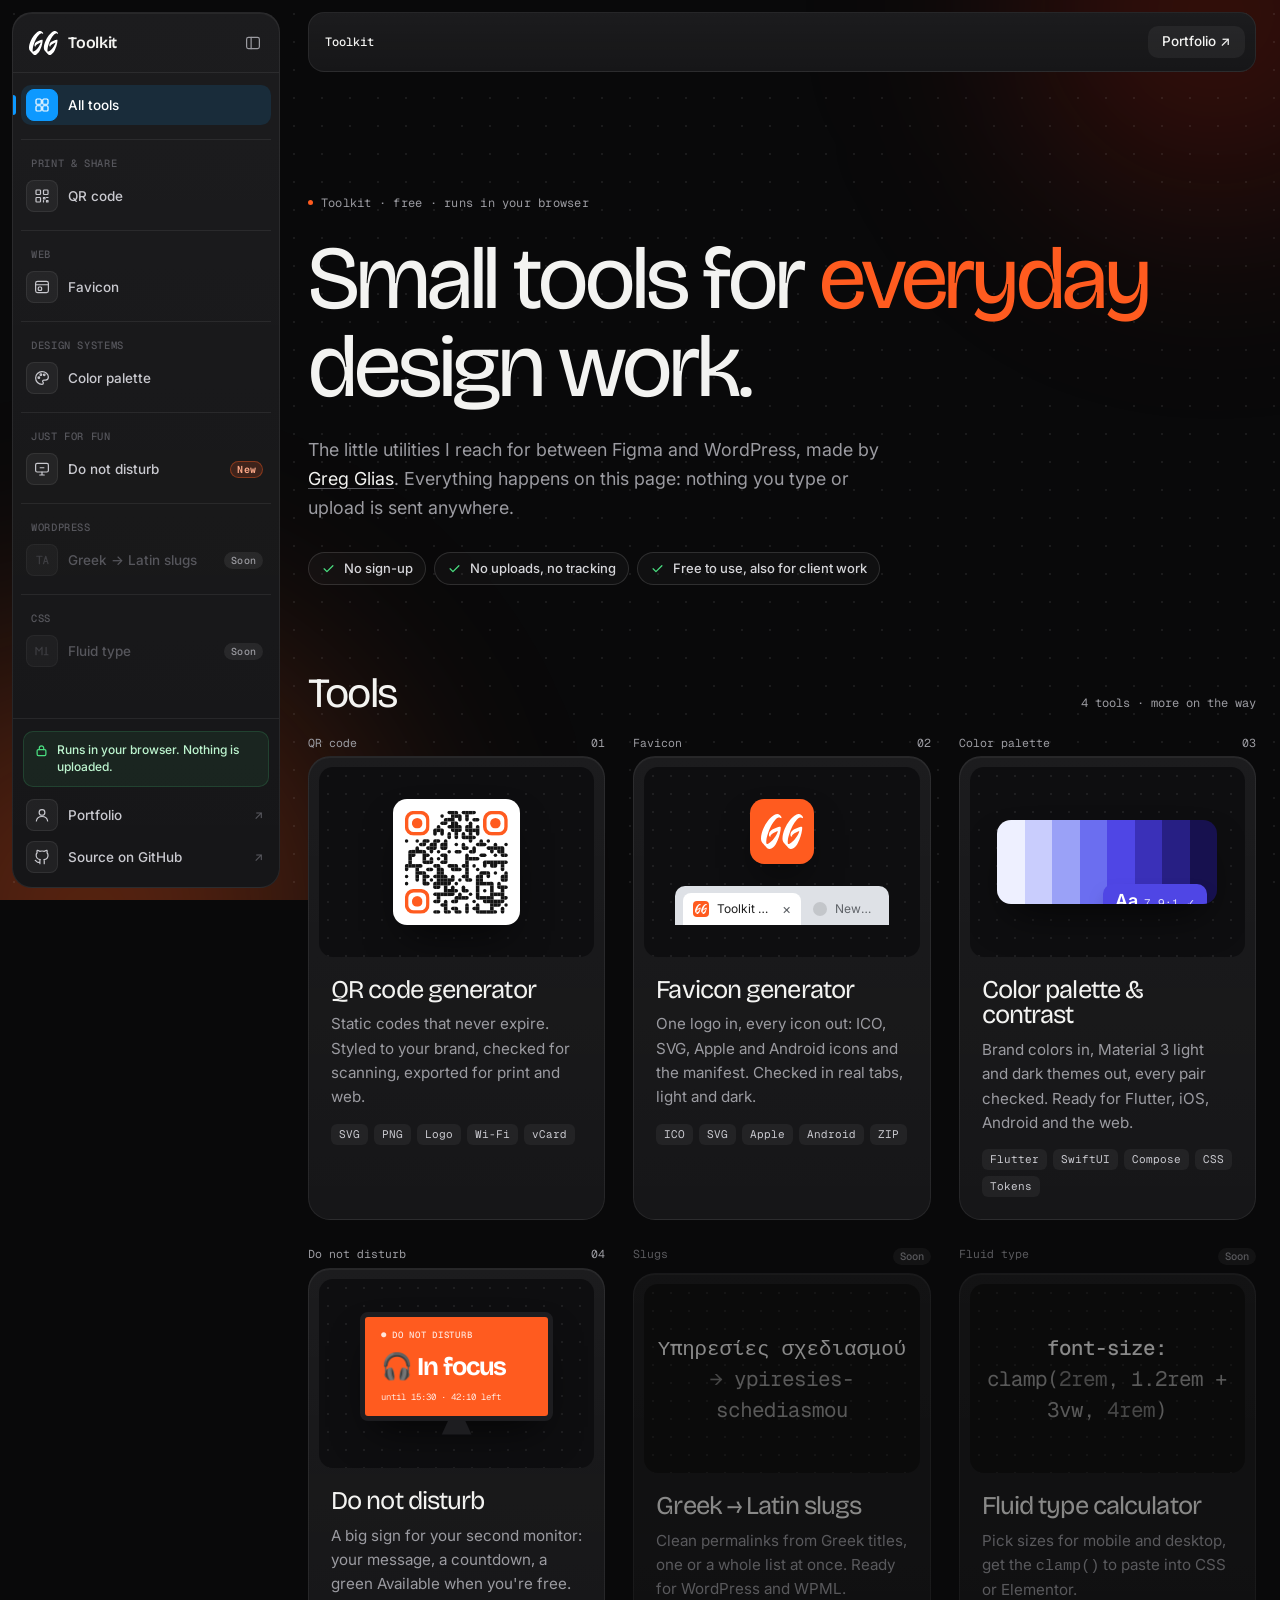
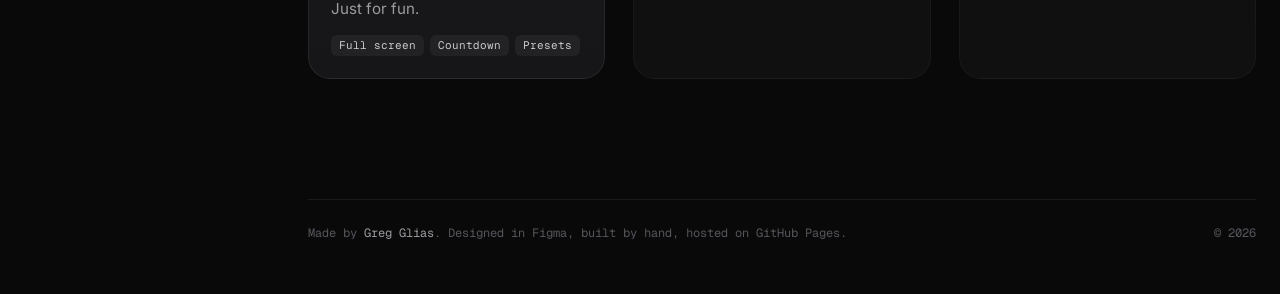
<file: index.html>
<!doctype html>
<html lang="en" data-tool="home">
<head>
  <meta charset="utf-8" />
  <meta name="viewport" content="width=device-width, initial-scale=1" />
  <title>Toolkit — Greg Glias</title>
  <meta name="description" content="Free, small tools for everyday design work by Greg Glias. QR codes and more. Everything runs in your browser — nothing is uploaded." />
  <meta property="og:title" content="Toolkit — Greg Glias" />
  <meta property="og:description" content="Free, small tools for everyday design work. Everything runs in your browser." />
  <meta property="og:type" content="website" />
  <meta name="theme-color" content="#09090a" />
  <script>try { if (localStorage.getItem("tk-sidebar") === "mini") document.documentElement.classList.add("sb-mini"); } catch (e) {}</script>

  <link rel="preconnect" href="https://fonts.googleapis.com" />
  <link rel="preconnect" href="https://fonts.gstatic.com" crossorigin />
  <link href="https://fonts.googleapis.com/css2?family=Bricolage+Grotesque:opsz,wdth,wght@12..96,75..100,200..800&family=Geist+Mono:wght@400;500&family=Inter:opsz,wght@14..32,400..600&display=swap" rel="stylesheet" />
  <link rel="stylesheet" href="styles.css?v=17" />
  <link rel="icon" type="image/svg+xml" href="assets/favicon.svg" />
</head>
<body>
  <a class="skip" href="#tools">Skip to the tools</a>
  <div class="glow" aria-hidden="true"><span class="glow-a"></span><span class="glow-b"></span></div>

  <div class="layout">
    <aside class="sidebar surface" id="sidebar" aria-label="Toolkit"></aside>
    <script src="tools.js?v=7"></script>

    <div class="main">
    <header class="main-top">
      <button type="button" class="menu-btn" data-sb-open aria-controls="sidebar" aria-expanded="false" aria-label="Open the tools menu"><svg viewBox="0 0 24 24" aria-hidden="true"><path d="M4 7h16M4 12h16M4 17h10"/></svg></button>
      <nav class="crumbs" aria-label="Breadcrumb"><b>Toolkit</b></nav>
      <a class="top-link" href="https://gglias.github.io/" target="_blank" rel="noopener">Portfolio <span aria-hidden="true">↗</span></a>
    </header>

    <main>
      <section class="home-hero">
        <span class="eyebrow">Toolkit · free · runs in your browser</span>
        <h1 class="home-title">Small tools for <em>everyday</em> design work.</h1>
        <p class="home-lede">The little utilities I reach for between Figma and WordPress, made by <a href="https://gglias.github.io/" target="_blank" rel="noopener">Greg Glias</a>. Everything happens on this page: nothing you type or upload is sent anywhere.</p>
        <ul class="promise">
          <li><svg viewBox="0 0 24 24" aria-hidden="true"><path d="m5 12.5 4.5 4.5L19 7.5"/></svg>No sign-up</li>
          <li><svg viewBox="0 0 24 24" aria-hidden="true"><path d="m5 12.5 4.5 4.5L19 7.5"/></svg>No uploads, no tracking</li>
          <li><svg viewBox="0 0 24 24" aria-hidden="true"><path d="m5 12.5 4.5 4.5L19 7.5"/></svg>Free to use, also for client work</li>
        </ul>
      </section>

      <section id="tools" aria-labelledby="tools-title">
        <div class="tools-head">
          <h2 id="tools-title">Tools</h2>
          <span class="frame-count">4 tools · more on the way</span>
        </div>

        <div class="tools">
          <a class="tool" href="qr/" data-cursor="Open">
            <span class="tool-label"><span>QR code</span><span>01</span></span>
            <div class="tool-card surface">
              <div class="tool-art"><div class="art-qr" data-art-qr></div></div>
              <div class="tool-body">
                <h3>QR code generator</h3>
                <p>Static codes that never expire. Styled to your brand, checked for scanning, exported for print and web.</p>
                <div class="tool-tags"><span>SVG</span><span>PNG</span><span>Logo</span><span>Wi-Fi</span><span>vCard</span></div>
              </div>
            </div>
          </a>

          <a class="tool" href="favicon/" data-cursor="Open">
            <span class="tool-label"><span>Favicon</span><span>02</span></span>
            <div class="tool-card surface">
              <div class="tool-art">
                <div class="art-fav" aria-hidden="true">
                  <span class="art-fav-icon"><img src="assets/gg-light.svg" alt="" /></span>
                  <div class="tab-strip is-light"><span class="tab"><span class="art-fav-mini"><img src="assets/gg-light.svg" alt="" /></span><span class="tab-title">Toolkit — Greg Glias</span><i>×</i></span><span class="tab is-back"><span class="tab-dot"></span><span class="tab-title">New tab</span></span></div>
                </div>
              </div>
              <div class="tool-body">
                <h3>Favicon generator</h3>
                <p>One logo in, every icon out: ICO, SVG, Apple and Android icons and the manifest. Checked in real tabs, light and dark.</p>
                <div class="tool-tags"><span>ICO</span><span>SVG</span><span>Apple</span><span>Android</span><span>ZIP</span></div>
              </div>
            </div>
          </a>

          <a class="tool" href="colors/" data-cursor="Open">
            <span class="tool-label"><span>Color palette</span><span>03</span></span>
            <div class="tool-card surface">
              <div class="tool-art">
                <div class="art-pal" aria-hidden="true">
                  <span style="--c:#eef0ff"></span><span style="--c:#c9cdfd"></span><span style="--c:#9aa1f7"></span><span style="--c:#6b6ef0"></span><span style="--c:#4f46e5"></span><span style="--c:#3a30b8"></span><span style="--c:#271f84"></span><span style="--c:#17114f"></span>
                  <b>Aa <small>7.9:1 ✓</small></b>
                </div>
              </div>
              <div class="tool-body">
                <h3>Color palette &amp; contrast</h3>
                <p>Brand colors in, Material 3 light and dark themes out, every pair checked. Ready for Flutter, iOS, Android and the web.</p>
                <div class="tool-tags"><span>Flutter</span><span>SwiftUI</span><span>Compose</span><span>CSS</span><span>Tokens</span></div>
              </div>
            </div>
          </a>

          <a class="tool" href="dnd/" data-cursor="Open">
            <span class="tool-label"><span>Do not disturb</span><span>04</span></span>
            <div class="tool-card surface">
              <div class="tool-art">
                <div class="art-dnd" aria-hidden="true">
                  <div class="art-dnd-sign"><b>● Do not disturb</b><strong>🎧 In focus</strong><small>until 15:30 · 42:10 left</small></div>
                  <span class="art-dnd-stand"></span>
                </div>
              </div>
              <div class="tool-body">
                <h3>Do not disturb</h3>
                <p>A big sign for your second monitor: your message, a countdown, a green Available when you're free. Just for fun.</p>
                <div class="tool-tags"><span>Full screen</span><span>Countdown</span><span>Presets</span></div>
              </div>
            </div>
          </a>

          <div class="tool is-soon" aria-disabled="true">
            <span class="tool-label"><span>Slugs</span><span class="soon-pill">Soon</span></span>
            <div class="tool-card surface">
              <div class="tool-art"><p class="art-text"><b>Υπηρεσίες σχεδιασμού</b><br /><i>→</i> ypiresies-schediasmou</p></div>
              <div class="tool-body">
                <h3>Greek → Latin slugs</h3>
                <p>Clean permalinks from Greek titles, one or a whole list at once. Ready for WordPress and WPML.</p>
              </div>
            </div>
          </div>

          <div class="tool is-soon" aria-disabled="true">
            <span class="tool-label"><span>Fluid type</span><span class="soon-pill">Soon</span></span>
            <div class="tool-card surface">
              <div class="tool-art"><p class="art-text"><b>font-size:</b><br />clamp(<i>2rem</i>, 1.2rem + 3vw, <i>4rem</i>)</p></div>
              <div class="tool-body">
                <h3>Fluid type calculator</h3>
                <p>Pick sizes for mobile and desktop, get the <code>clamp()</code> to paste into CSS or Elementor.</p>
              </div>
            </div>
          </div>
        </div>
      </section>
    </main>

    <footer class="foot">
      <span>Made by <a href="https://gglias.github.io/" target="_blank" rel="noopener">Greg Glias</a>. Designed in Figma, built by hand, hosted on GitHub Pages.</span>
      <span>© <span data-year>2026</span></span>
    </footer>
    </div>
  </div>
  <div class="sb-backdrop" aria-hidden="true"></div>

  <div class="fig-cursor" aria-hidden="true" data-fig-cursor>
    <svg viewBox="0 0 24 24"><path d="M4 3.5 19.5 10.3 12.6 12.6 10.3 19.5z"/></svg>
    <span class="fig-cursor-label" data-fig-label>You</span>
  </div>


  <script src="site.js?v=3"></script>
  <script src="vendor/qr-code-styling.js"></script>
  <script>
    // Live sample on the QR card, drawn by the same library the tool uses
    (function () {
      var box = document.querySelector("[data-art-qr]");
      if (!box || !window.QRCodeStyling) return;
      new QRCodeStyling({
        width: 300, height: 300, type: "svg", margin: 0,
        data: "https://gglias.github.io/toolkit/qr/",
        qrOptions: { errorCorrectionLevel: "M" },
        dotsOptions: { type: "rounded", color: "#141414" },
        cornersSquareOptions: { type: "extra-rounded", color: "#ff5b1f" },
        cornersDotOptions: { type: "dot", color: "#ff5b1f" },
        backgroundOptions: { color: "#ffffff" }
      }).append(box);
    })();
  </script>
</body>
</html>
</file>
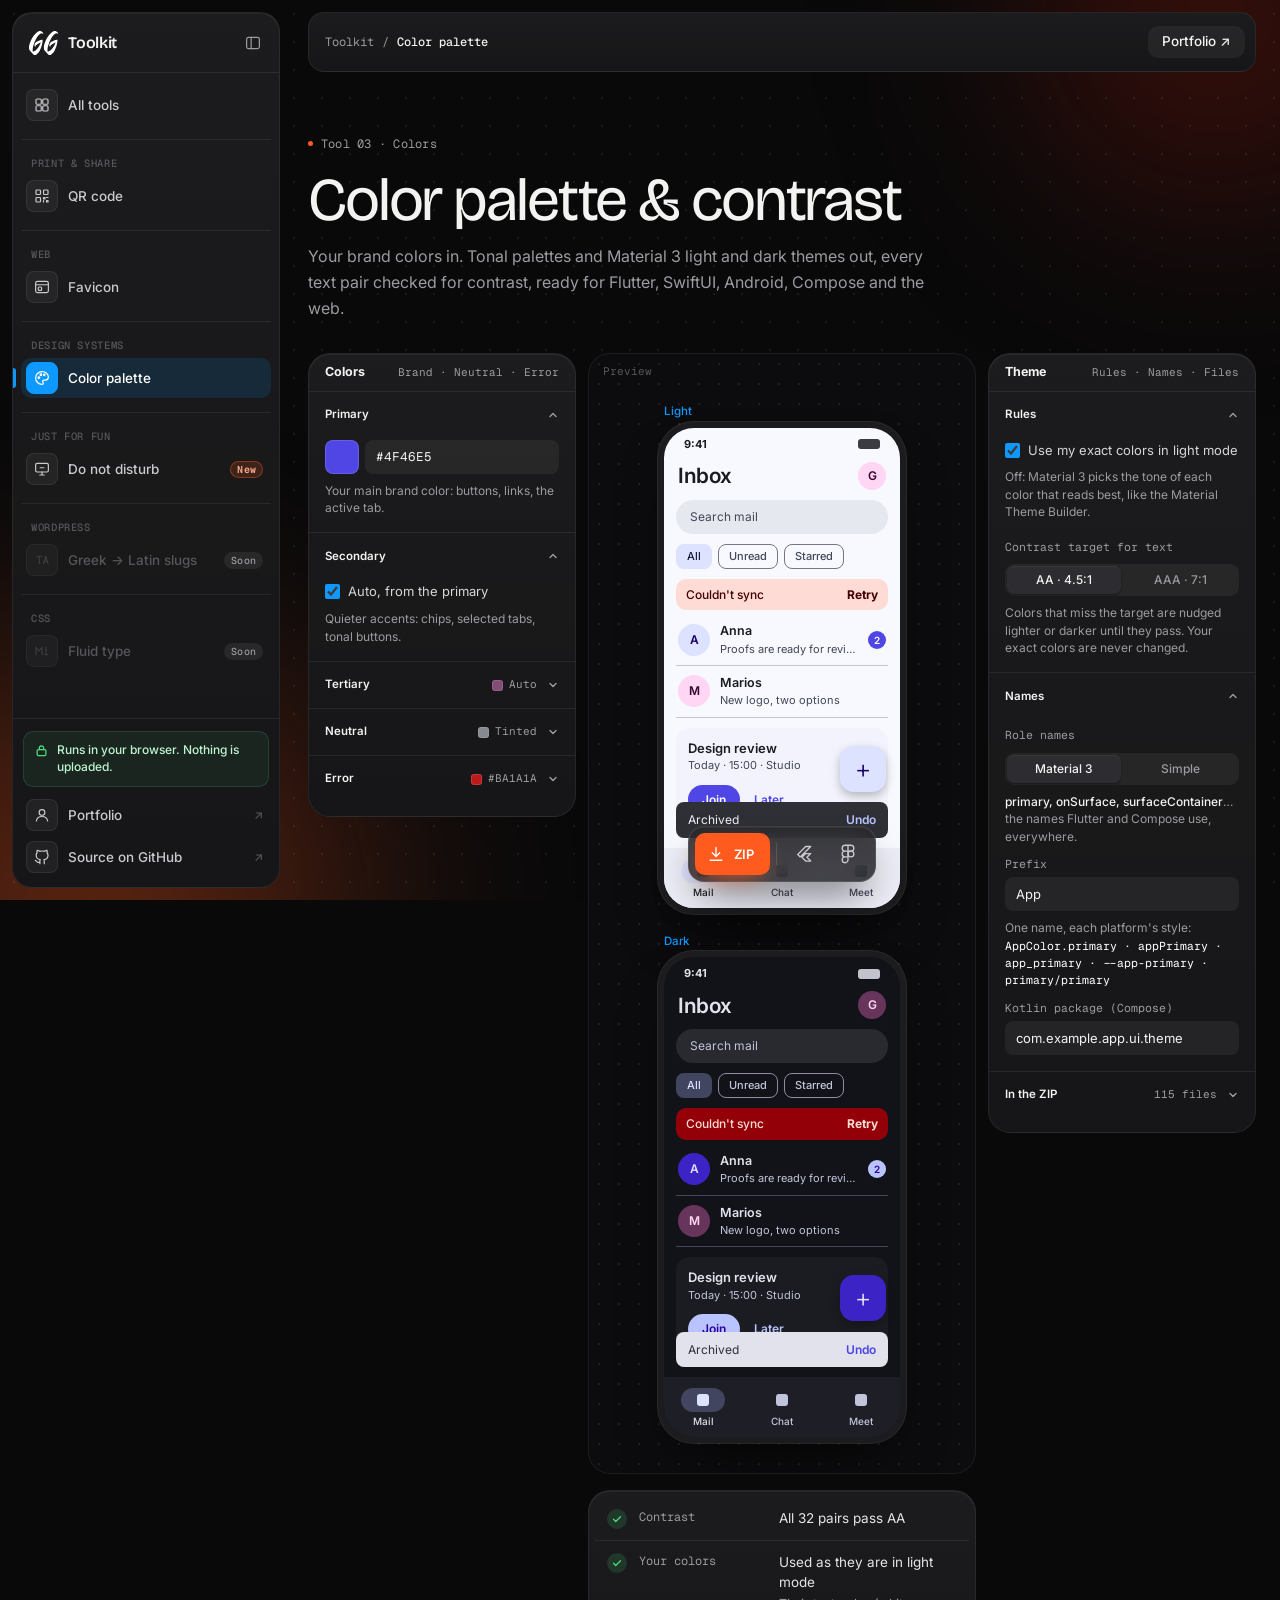
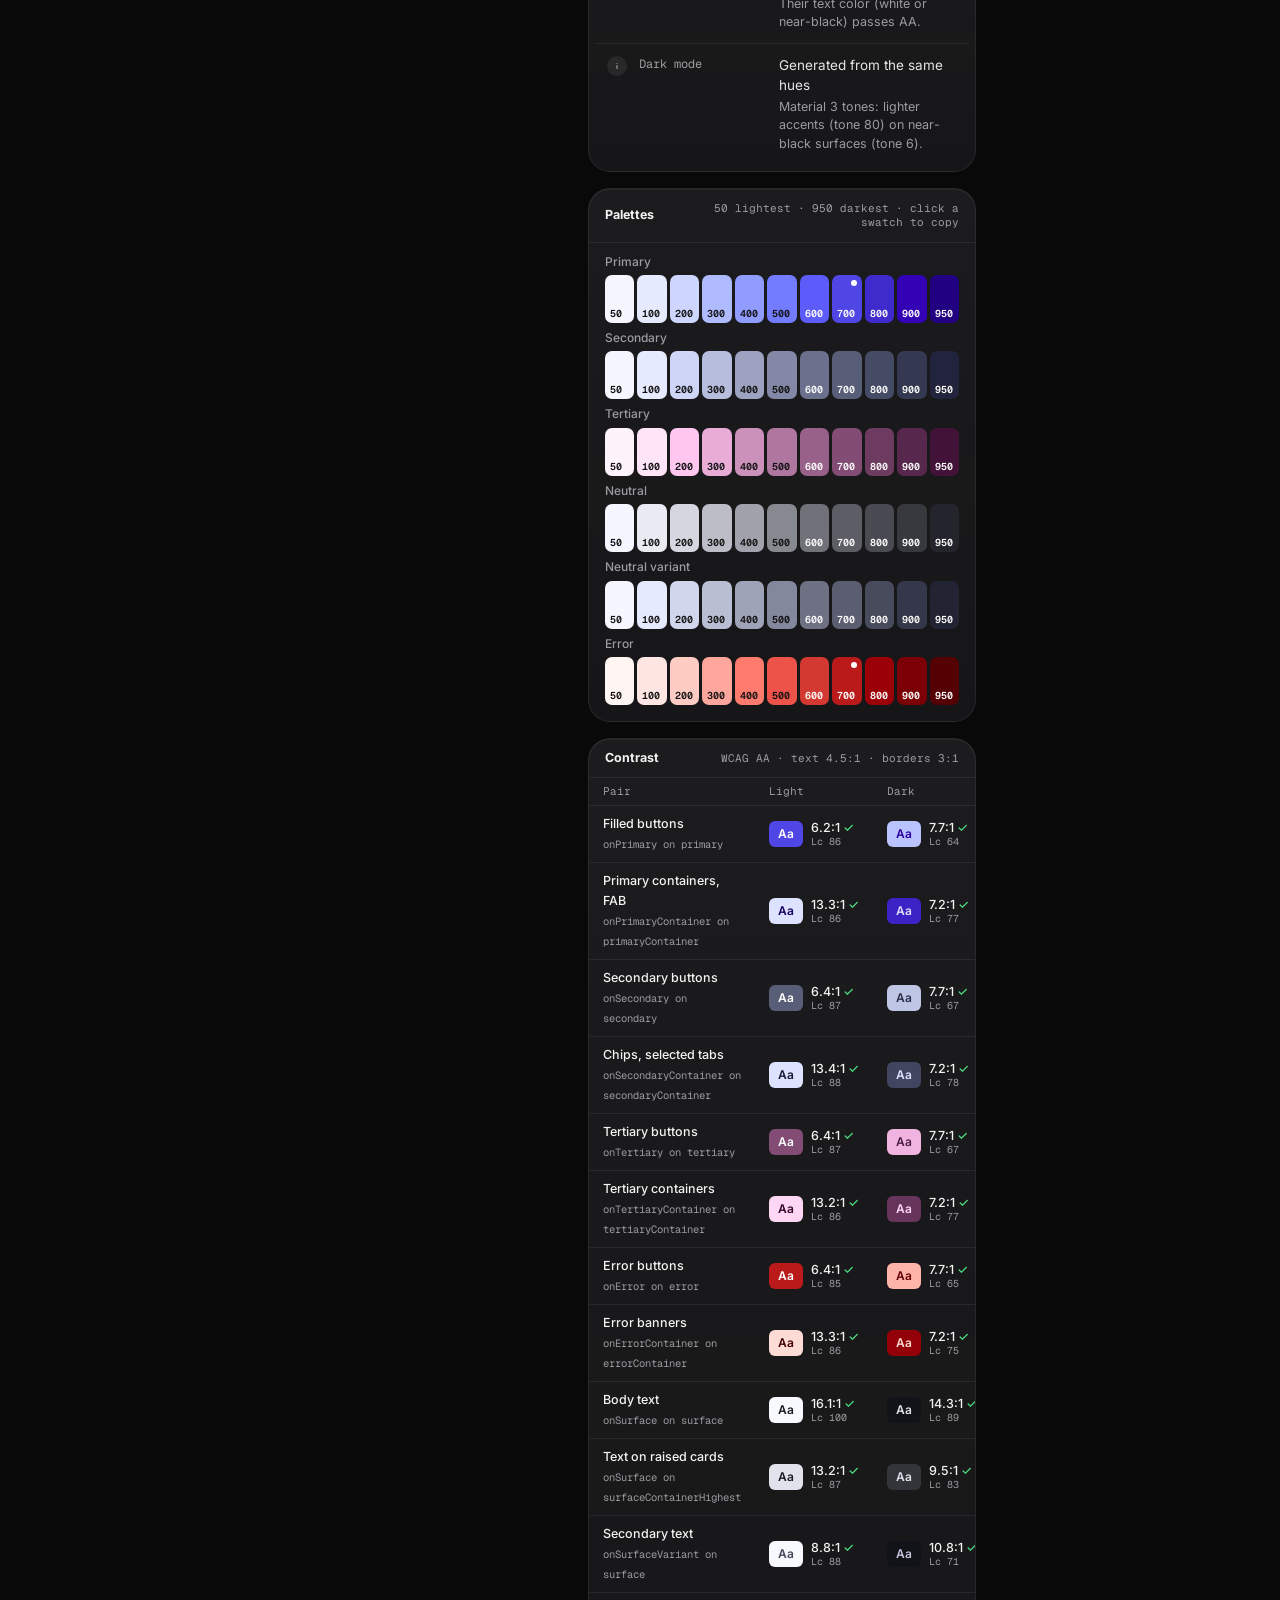
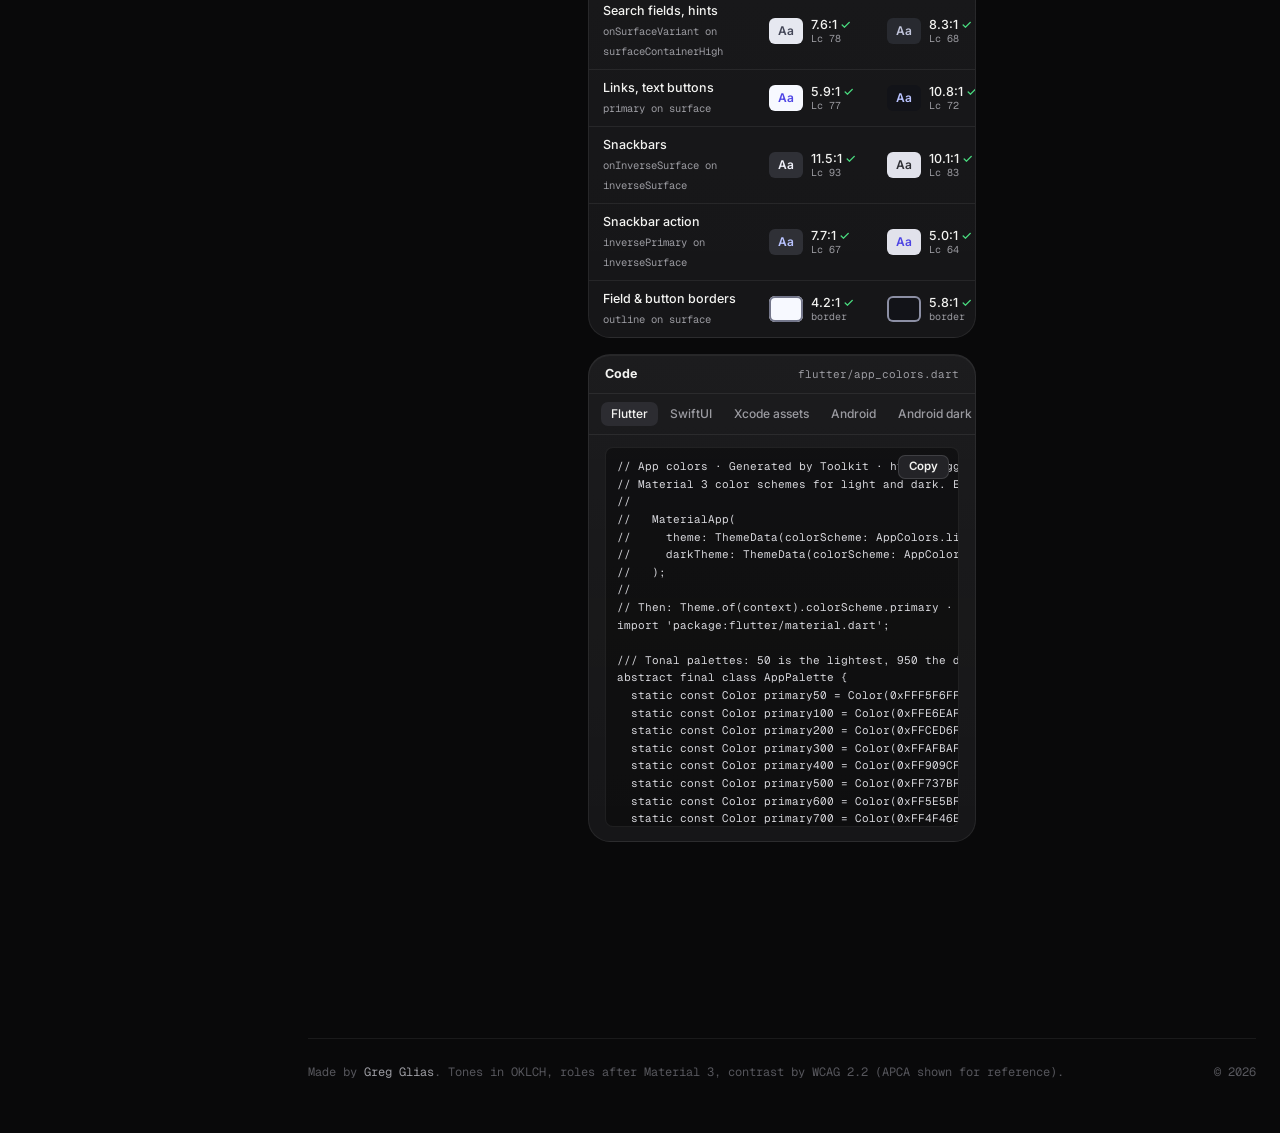
<file: colors/index.html>
<!doctype html>
<html lang="en" data-tool="colors" data-base="../">
<head>
  <meta charset="utf-8" />
  <meta name="viewport" content="width=device-width, initial-scale=1" />
  <title>Color palette &amp; contrast — Toolkit</title>
  <meta name="description" content="Free color palette generator: from your brand colors to tonal palettes and Material 3 light and dark themes, contrast-checked, exported for Flutter, SwiftUI, Android, Compose, CSS and design tokens. Runs in your browser." />
  <meta property="og:title" content="Color palette & contrast — Toolkit by Greg Glias" />
  <meta property="og:description" content="Brand colors in, light and dark themes out, checked for contrast and ready for Flutter, iOS, Android and the web." />
  <meta property="og:type" content="website" />
  <meta name="theme-color" content="#09090a" />
  <script>try { if (localStorage.getItem("tk-sidebar") === "mini") document.documentElement.classList.add("sb-mini"); } catch (e) {}</script>

  <link rel="preconnect" href="https://fonts.googleapis.com" />
  <link rel="preconnect" href="https://fonts.gstatic.com" crossorigin />
  <link href="https://fonts.googleapis.com/css2?family=Bricolage+Grotesque:opsz,wdth,wght@12..96,75..100,200..800&family=Geist+Mono:wght@400;500&family=Inter:opsz,wght@14..32,400..600&display=swap" rel="stylesheet" />
  <link rel="stylesheet" href="../styles.css?v=17" />
  <link rel="icon" type="image/svg+xml" href="../assets/favicon.svg" />
</head>
<body>
  <a class="skip" href="#colors-panel">Skip to the generator</a>
  <div class="glow" aria-hidden="true"><span class="glow-a"></span><span class="glow-b"></span></div>

  <div class="layout">
    <aside class="sidebar surface" id="sidebar" aria-label="Toolkit"></aside>
    <script src="../tools.js?v=7"></script>

    <div class="main">
    <header class="main-top">
      <button type="button" class="menu-btn" data-sb-open aria-controls="sidebar" aria-expanded="false" aria-label="Open the tools menu"><svg viewBox="0 0 24 24" aria-hidden="true"><path d="M4 7h16M4 12h16M4 17h10"/></svg></button>
      <nav class="crumbs" aria-label="Breadcrumb"><a href="../">Toolkit</a><span aria-hidden="true">/</span><b>Color palette</b></nav>
      <a class="top-link" href="https://gglias.github.io/" target="_blank" rel="noopener">Portfolio <span aria-hidden="true">↗</span></a>
    </header>

    <div class="tool-hero">
      <div>
        <span class="eyebrow">Tool 03 · Colors</span>
        <h1>Color palette &amp; contrast</h1>
        <p>Your brand colors in. Tonal palettes and Material 3 light and dark themes out, every text pair checked for contrast, ready for Flutter, SwiftUI, Android, Compose and the web.</p>
      </div>
    </div>

    <main class="app">
      <!-- ============ Left: the colors ============ -->
      <section class="panel surface" id="colors-panel" aria-labelledby="colors-title">
        <div class="panel-head"><b id="colors-title">Colors</b><span>Brand · Neutral · Error</span></div>

        <!-- Each group folds (Primary and Secondary start open); closed, it shows its current value -->
        <details class="sec acc" open>
          <summary class="acc-head"><span>Primary</span><span class="acc-val" data-acc="primary"></span><svg class="acc-chev" viewBox="0 0 12 12" aria-hidden="true"><path d="M3 4.5 6 7.5 9 4.5"/></svg></summary>
          <div class="acc-body">
            <div class="color">
              <label class="swatch" data-swatch="primary"><input type="color" data-color="primary" aria-label="Primary color" /></label>
              <input class="input" type="text" maxlength="7" spellcheck="false" data-hex="primary" aria-label="Primary color hex" />
            </div>
            <p class="hint">Your main brand color: buttons, links, the active tab.</p>
          </div>
        </details>

        <details class="sec acc" open>
          <summary class="acc-head"><span>Secondary</span><span class="acc-val" data-acc="secondary"></span><svg class="acc-chev" viewBox="0 0 12 12" aria-hidden="true"><path d="M3 4.5 6 7.5 9 4.5"/></svg></summary>
          <div class="acc-body">
            <label class="check"><input type="checkbox" data-auto="secondary" />Auto, from the primary</label>
            <div class="color" data-color-row="secondary">
              <label class="swatch" data-swatch="secondary"><input type="color" data-color="secondary" aria-label="Secondary color" /></label>
              <input class="input" type="text" maxlength="7" spellcheck="false" data-hex="secondary" aria-label="Secondary color hex" />
            </div>
            <p class="hint">Quieter accents: chips, selected tabs, tonal buttons.</p>
          </div>
        </details>

        <details class="sec acc">
          <summary class="acc-head"><span>Tertiary</span><span class="acc-val" data-acc="tertiary"></span><svg class="acc-chev" viewBox="0 0 12 12" aria-hidden="true"><path d="M3 4.5 6 7.5 9 4.5"/></svg></summary>
          <div class="acc-body">
            <label class="check"><input type="checkbox" data-auto="tertiary" />Auto, a contrasting hue</label>
            <div class="color" data-color-row="tertiary">
              <label class="swatch" data-swatch="tertiary"><input type="color" data-color="tertiary" aria-label="Tertiary color" /></label>
              <input class="input" type="text" maxlength="7" spellcheck="false" data-hex="tertiary" aria-label="Tertiary color hex" />
            </div>
            <p class="hint">A third voice for highlights and badges.</p>
          </div>
        </details>

        <details class="sec acc">
          <summary class="acc-head"><span>Neutral</span><span class="acc-val" data-acc="neutral"></span><svg class="acc-chev" viewBox="0 0 12 12" aria-hidden="true"><path d="M3 4.5 6 7.5 9 4.5"/></svg></summary>
          <div class="acc-body">
            <div class="seg" data-neutral role="group" aria-label="Neutral greys">
              <button type="button" data-value="tinted" aria-pressed="false">Tinted</button>
              <button type="button" data-value="grey" aria-pressed="false">Pure grey</button>
              <button type="button" data-value="custom" aria-pressed="false">Custom</button>
            </div>
            <div class="color" data-color-row="neutral">
              <label class="swatch" data-swatch="neutral"><input type="color" data-color="neutral" aria-label="Neutral color" /></label>
              <input class="input" type="text" maxlength="7" spellcheck="false" data-hex="neutral" aria-label="Neutral color hex" />
            </div>
            <p class="hint">Backgrounds, text, borders. <b>Tinted</b> greys carry a hint of the primary, so the app feels like one piece.</p>
          </div>
        </details>

        <details class="sec acc">
          <summary class="acc-head"><span>Error</span><span class="acc-val" data-acc="error"></span><svg class="acc-chev" viewBox="0 0 12 12" aria-hidden="true"><path d="M3 4.5 6 7.5 9 4.5"/></svg></summary>
          <div class="acc-body">
            <div class="color">
              <label class="swatch" data-swatch="error"><input type="color" data-color="error" aria-label="Error color" /></label>
              <input class="input" type="text" maxlength="7" spellcheck="false" data-hex="error" aria-label="Error color hex" />
            </div>
            <p class="hint">Errors and destructive actions. Material's red works for most brands.</p>
          </div>
        </details>
      </section>

      <!-- ============ Centre: preview, checks, palettes, contrast, code ============ -->
      <section class="stage" aria-label="Preview and checks">
        <div class="canvas cl-canvas">
          <span class="canvas-zoom" aria-hidden="true">Preview</span>
          <div class="cl-phones">
            <figure class="ff"><figcaption class="ff-name">Light</figcaption><div data-phone="light"></div></figure>
            <figure class="ff"><figcaption class="ff-name">Dark</figcaption><div data-phone="dark"></div></figure>
          </div>
        </div>

        <div class="checks surface" aria-live="polite">
          <ul>
            <li data-check="contrast" data-state="wait"><span class="ic" data-ic></span><span class="k">Contrast</span><span class="v" data-v>—</span></li>
            <li data-check="exact" data-state="wait"><span class="ic" data-ic></span><span class="k">Your colors</span><span class="v" data-v>—</span></li>
            <li data-check="dark" data-state="info"><span class="ic" data-ic></span><span class="k">Dark mode</span><span class="v" data-v>—</span></li>
          </ul>
        </div>

        <div class="cl-box surface">
          <div class="cl-box-head"><b>Palettes</b><span>50 lightest · 950 darkest · click a swatch to copy</span></div>
          <div class="ramps" data-ramps></div>
        </div>

        <div class="cl-box surface">
          <div class="cl-box-head"><b>Contrast</b><span data-target-note>WCAG AA · text 4.5:1 · borders 3:1</span></div>
          <div class="ctable-wrap"><table class="ctable" data-ctable></table></div>
        </div>

        <div class="cl-box surface">
          <div class="cl-box-head"><b>Code</b><span data-code-file></span></div>
          <div class="code-tabs" role="tablist" aria-label="Platform" data-code-tabs></div>
          <div class="code-view">
            <button type="button" class="code-copy" data-copy-code data-cursor="Copy">Copy</button>
            <pre class="code" data-code></pre>
          </div>
        </div>
      </section>

      <!-- ============ Right: rules, names, files ============ -->
      <section class="panel surface" aria-labelledby="rules-title">
        <div class="panel-head"><b id="rules-title">Theme</b><span>Rules · Names · Files</span></div>

        <details class="sec acc" open>
          <summary class="acc-head"><span>Rules</span><span class="acc-val" data-acc="rules"></span><svg class="acc-chev" viewBox="0 0 12 12" aria-hidden="true"><path d="M3 4.5 6 7.5 9 4.5"/></svg></summary>
          <div class="acc-body">
            <label class="check"><input type="checkbox" data-opt="exact" />Use my exact colors in light mode</label>
            <p class="hint" style="margin-bottom:12px">Off: Material 3 picks the tone of each color that reads best, like the Material Theme Builder.</p>
            <div class="field-row"><span>Contrast target for text</span></div>
            <div class="seg" data-target role="group" aria-label="Contrast target" style="margin-top:6px">
              <button type="button" data-value="AA" aria-pressed="false">AA · 4.5:1</button>
              <button type="button" data-value="AAA" aria-pressed="false">AAA · 7:1</button>
            </div>
            <p class="hint">Colors that miss the target are nudged lighter or darker until they pass. Your exact colors are never changed.</p>
          </div>
        </details>

        <details class="sec acc" open>
          <summary class="acc-head"><span>Names</span><span class="acc-val" data-acc="names"></span><svg class="acc-chev" viewBox="0 0 12 12" aria-hidden="true"><path d="M3 4.5 6 7.5 9 4.5"/></svg></summary>
          <div class="acc-body">
            <div class="field-row"><span>Role names</span></div>
            <div class="seg" data-naming role="group" aria-label="Role names" style="margin-top:6px">
              <button type="button" data-value="m3" aria-pressed="false">Material 3</button>
              <button type="button" data-value="simple" aria-pressed="false">Simple</button>
            </div>
            <p class="hint" style="margin-bottom:12px" data-naming-hint></p>
            <label class="field"><span>Prefix</span><input class="input" type="text" maxlength="24" autocomplete="off" spellcheck="false" placeholder="App" data-in="prefix" /></label>
            <p class="hint" style="margin-bottom:12px">One name, each platform's style: <code data-name-demo>AppColors · appPrimary · app_primary · --app-primary</code></p>
            <label class="field"><span>Kotlin package (Compose)</span><input class="input" type="text" maxlength="80" autocomplete="off" spellcheck="false" placeholder="com.example.app.ui.theme" data-in="pkg" /></label>
          </div>
        </details>

        <details class="sec acc">
          <summary class="acc-head"><span>In the ZIP</span><span class="acc-val" data-acc="files"></span><svg class="acc-chev" viewBox="0 0 12 12" aria-hidden="true"><path d="M3 4.5 6 7.5 9 4.5"/></svg></summary>
          <div class="acc-body">
            <ul class="files" data-files></ul>
          </div>
        </details>
      </section>
    </main>

    <!-- Export: the same floating bar as the other tools -->
    <div class="export-bar" role="toolbar" aria-label="Export">
      <button type="button" class="xb-btn is-primary" data-export="zip" data-cursor="Download"><svg class="tb-icon" viewBox="0 0 24 24" aria-hidden="true"><path d="M12 4v11M7.5 10.5 12 15l4.5-4.5M5 19.5h14"/></svg><b>ZIP</b><span class="tb-tip" aria-hidden="true">Flutter, iOS, Android, Compose, CSS, tokens</span></button>
      <span class="tb-sep" aria-hidden="true"></span>
      <button type="button" class="xb-btn" data-copy="flutter" data-cursor="Copy" aria-label="Copy the Flutter file"><svg class="tb-icon" viewBox="0 0 24 24" aria-hidden="true"><path d="M14 3 4.5 12.5l3 3L20 3zM14 11.5 9.5 16l4.5 4.5H20L15.5 16 20 11.5z"/></svg><b>Copy Flutter</b><span class="tb-tip" aria-hidden="true">app_colors.dart · light &amp; dark ColorScheme</span></button>
      <button type="button" class="xb-btn" data-copy="figma" data-cursor="Copy" aria-label="Copy for Figma"><svg class="tb-icon" viewBox="0 0 24 24" aria-hidden="true"><path d="M12 1.5H8.5a3.5 3.5 0 0 0 0 7H12zM12 1.5h3.5a3.5 3.5 0 0 1 0 7H12zM12 8.5H8.5a3.5 3.5 0 0 0 0 7H12zM8.5 15.5H12V19a3.5 3.5 0 1 1-3.5-3.5z"/><circle cx="15.5" cy="12" r="3.5"/></svg><b>Copy for Figma</b><span class="tb-tip" aria-hidden="true">Palettes &amp; roles · paste as vectors</span></button>
    </div>

    <footer class="foot">
      <span>Made by <a href="https://gglias.github.io/" target="_blank" rel="noopener">Greg Glias</a>. Tones in OKLCH, roles after Material 3, contrast by WCAG 2.2 (APCA shown for reference).</span>
      <span>© <span data-year>2026</span></span>
    </footer>
    </div>
  </div>
  <div class="sb-backdrop" aria-hidden="true"></div>

  <div class="fig-cursor" aria-hidden="true" data-fig-cursor>
    <svg viewBox="0 0 24 24"><path d="M4 3.5 19.5 10.3 12.6 12.6 10.3 19.5z"/></svg>
    <span class="fig-cursor-label" data-fig-label>You</span>
  </div>


  <script src="../site.js?v=3"></script>
  <script src="../zip.js?v=1"></script>
  <script src="colors.js?v=3"></script>
</body>
</html>
</file>
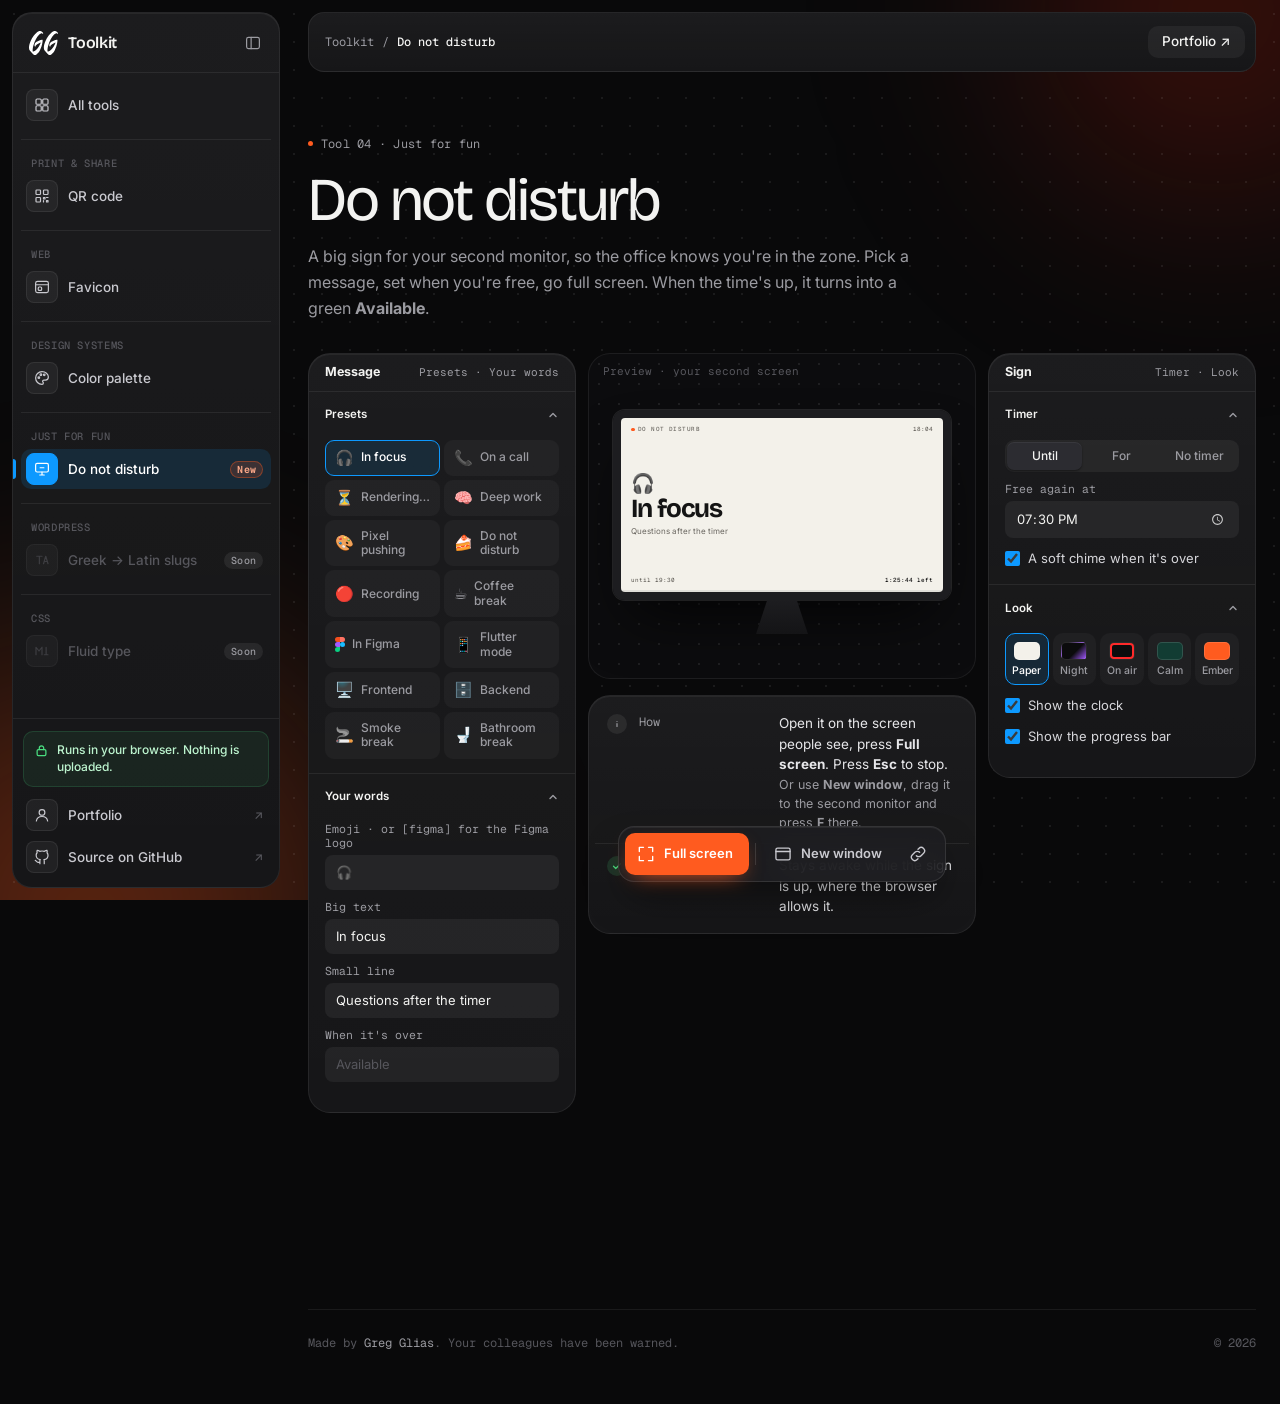
<file: dnd/index.html>
<!doctype html>
<html lang="en" data-tool="dnd" data-base="../">
<head>
  <meta charset="utf-8" />
  <meta name="viewport" content="width=device-width, initial-scale=1" />
  <title>Do not disturb sign — Toolkit</title>
  <meta name="description" content="A full-screen Do not disturb sign for your second monitor: your message, a countdown, and a big green Available when you're done. Free, runs in your browser." />
  <meta property="og:title" content="Do not disturb — Toolkit by Greg Glias" />
  <meta property="og:description" content="Put a big “In focus until 15:30” on your second screen. Countdown, funny presets, no sign-up." />
  <meta property="og:type" content="website" />
  <meta name="theme-color" content="#09090a" />
  <script>try { if (localStorage.getItem("tk-sidebar") === "mini") document.documentElement.classList.add("sb-mini"); } catch (e) {}</script>

  <link rel="preconnect" href="https://fonts.googleapis.com" />
  <link rel="preconnect" href="https://fonts.gstatic.com" crossorigin />
  <link href="https://fonts.googleapis.com/css2?family=Bricolage+Grotesque:opsz,wdth,wght@12..96,75..100,200..800&family=Geist+Mono:wght@400;500&family=Inter:opsz,wght@14..32,400..600&display=swap" rel="stylesheet" />
  <link rel="stylesheet" href="../styles.css?v=17" />
  <link rel="icon" type="image/svg+xml" href="../assets/favicon.svg" />
</head>
<body>
  <a class="skip" href="#message-panel">Skip to the sign</a>
  <div class="glow" aria-hidden="true"><span class="glow-a"></span><span class="glow-b"></span></div>

  <div class="layout">
    <aside class="sidebar surface" id="sidebar" aria-label="Toolkit"></aside>
    <script src="../tools.js?v=7"></script>

    <div class="main">
    <header class="main-top">
      <button type="button" class="menu-btn" data-sb-open aria-controls="sidebar" aria-expanded="false" aria-label="Open the tools menu"><svg viewBox="0 0 24 24" aria-hidden="true"><path d="M4 7h16M4 12h16M4 17h10"/></svg></button>
      <nav class="crumbs" aria-label="Breadcrumb"><a href="../">Toolkit</a><span aria-hidden="true">/</span><b>Do not disturb</b></nav>
      <a class="top-link" href="https://gglias.github.io/" target="_blank" rel="noopener">Portfolio <span aria-hidden="true">↗</span></a>
    </header>

    <div class="tool-hero">
      <div>
        <span class="eyebrow">Tool 04 · Just for fun</span>
        <h1>Do not disturb</h1>
        <p>A big sign for your second monitor, so the office knows you're in the zone. Pick a message, set when you're free, go full screen. When the time's up, it turns into a green <b>Available</b>.</p>
      </div>
    </div>

    <main class="app">
      <!-- ============ Left: the message ============ -->
      <section class="panel surface" id="message-panel" aria-labelledby="msg-title">
        <div class="panel-head"><b id="msg-title">Message</b><span>Presets · Your words</span></div>

        <details class="sec acc" open>
          <summary class="acc-head"><span>Presets</span><span class="acc-val" data-acc="preset"></span><svg class="acc-chev" viewBox="0 0 12 12" aria-hidden="true"><path d="M3 4.5 6 7.5 9 4.5"/></svg></summary>
          <div class="acc-body">
            <div class="dnd-presets" data-presets role="group" aria-label="Presets"></div>
          </div>
        </details>

        <details class="sec acc" open>
          <summary class="acc-head"><span>Your words</span><span class="acc-val" data-acc="words"></span><svg class="acc-chev" viewBox="0 0 12 12" aria-hidden="true"><path d="M3 4.5 6 7.5 9 4.5"/></svg></summary>
          <div class="acc-body">
            <label class="field"><span>Emoji · or [figma] for the Figma logo</span><input class="input" type="text" maxlength="8" autocomplete="off" placeholder="🎧" data-in="emoji" /></label>
            <label class="field"><span>Big text</span><input class="input" type="text" maxlength="40" autocomplete="off" placeholder="In focus" data-in="text" /></label>
            <label class="field"><span>Small line</span><input class="input" type="text" maxlength="70" autocomplete="off" placeholder="Questions after the timer" data-in="sub" /></label>
            <label class="field"><span>When it's over</span><input class="input" type="text" maxlength="40" autocomplete="off" placeholder="Available" data-in="done" /></label>
          </div>
        </details>
      </section>

      <!-- ============ Centre: the monitor ============ -->
      <section class="stage" aria-label="Preview">
        <div class="canvas dnd-canvas">
          <span class="canvas-zoom" aria-hidden="true">Preview · your second screen</span>
          <div class="monitor">
            <div class="monitor-screen" data-preview></div>
            <span class="monitor-stand" aria-hidden="true"></span>
          </div>
        </div>
        <div class="checks surface">
          <ul>
            <li data-state="info"><span class="ic"><svg viewBox="0 0 24 24"><path d="M12 11v6M12 7h.01"/></svg></span><span class="k">How</span><span class="v">Open it on the screen people see, press <b>Full screen</b>. Press <b>Esc</b> to stop.<small>Or use <b>New window</b>, drag it to the second monitor and press <b>F</b> there.</small></span></li>
            <li data-state="ok"><span class="ic"><svg viewBox="0 0 24 24"><path d="m5 12.5 4.5 4.5L19 7.5"/></svg></span><span class="k">Screen</span><span class="v" data-wake>Stays awake while the sign is up, where the browser allows it.</span></li>
          </ul>
        </div>
      </section>

      <!-- ============ Right: time + look ============ -->
      <section class="panel surface" aria-labelledby="time-title">
        <div class="panel-head"><b id="time-title">Sign</b><span>Timer · Look</span></div>

        <details class="sec acc" open>
          <summary class="acc-head"><span>Timer</span><span class="acc-val" data-acc="timer"></span><svg class="acc-chev" viewBox="0 0 12 12" aria-hidden="true"><path d="M3 4.5 6 7.5 9 4.5"/></svg></summary>
          <div class="acc-body">
            <div class="seg" data-mode role="group" aria-label="Timer">
              <button type="button" data-value="until" aria-pressed="false">Until</button>
              <button type="button" data-value="for" aria-pressed="false">For</button>
              <button type="button" data-value="none" aria-pressed="false">No timer</button>
            </div>
            <div data-mode-until>
              <label class="field"><span>Free again at</span><input class="input" type="time" data-in="until" /></label>
            </div>
            <div data-mode-for>
              <div class="seg" data-for role="group" aria-label="Length">
                <button type="button" data-value="25" aria-pressed="false">25′</button>
                <button type="button" data-value="50" aria-pressed="false">50′</button>
                <button type="button" data-value="90" aria-pressed="false">90′</button>
                <button type="button" data-value="120" aria-pressed="false">2h</button>
              </div>
            </div>
            <label class="check"><input type="checkbox" data-opt="chime" />A soft chime when it's over</label>
          </div>
        </details>

        <details class="sec acc" open>
          <summary class="acc-head"><span>Look</span><span class="acc-val" data-acc="look"></span><svg class="acc-chev" viewBox="0 0 12 12" aria-hidden="true"><path d="M3 4.5 6 7.5 9 4.5"/></svg></summary>
          <div class="acc-body">
            <div class="dnd-themes" data-themes role="group" aria-label="Theme"></div>
            <label class="check"><input type="checkbox" data-opt="clock" />Show the clock</label>
            <label class="check"><input type="checkbox" data-opt="bar" />Show the progress bar</label>
          </div>
        </details>
      </section>
    </main>

    <!-- Go: the same floating bar as the other tools -->
    <div class="export-bar" role="toolbar" aria-label="Show the sign">
      <button type="button" class="xb-btn is-primary" data-go="full" data-cursor="Go"><svg class="tb-icon" viewBox="0 0 24 24" aria-hidden="true"><path d="M4 9V4h5M20 9V4h-5M4 15v5h5M20 15v5h-5"/></svg><b>Full screen</b><span class="tb-tip" aria-hidden="true">Start the sign · Esc to stop</span></button>
      <span class="tb-sep" aria-hidden="true"></span>
      <button type="button" class="xb-btn" data-go="window" data-cursor="Open"><svg class="tb-icon" viewBox="0 0 24 24" aria-hidden="true"><rect x="3.5" y="5" width="17" height="14" rx="2"/><path d="M3.5 9h17"/></svg><b>New window</b><span class="tb-tip" aria-hidden="true">Drag it to the other screen</span></button>
      <button type="button" class="xb-btn" data-copy="link" data-cursor="Copy" aria-label="Copy the link"><svg class="tb-icon" viewBox="0 0 24 24" aria-hidden="true"><path d="M10 14a4 4 0 0 0 5.7 0l3-3a4 4 0 0 0-5.7-5.7l-1 1"/><path d="M14 10a4 4 0 0 0-5.7 0l-3 3a4 4 0 0 0 5.7 5.7l1-1"/></svg><b>Copy link</b><span class="tb-tip" aria-hidden="true">The same sign on a tablet or another PC</span></button>
    </div>

    <footer class="foot">
      <span>Made by <a href="https://gglias.github.io/" target="_blank" rel="noopener">Greg Glias</a>. Your colleagues have been warned.</span>
      <span>© <span data-year>2026</span></span>
    </footer>
    </div>
  </div>
  <div class="sb-backdrop" aria-hidden="true"></div>

  <!-- The sign itself, full screen -->
  <div class="dnd-overlay" data-overlay hidden>
    <div data-live></div>
    <div class="dnd-controls" role="toolbar" aria-label="Sign controls">
      <button type="button" data-ctl="more">+15 min</button>
      <button type="button" data-ctl="done">I'm free</button>
      <button type="button" data-ctl="exit">Stop <kbd>Esc</kbd></button>
    </div>
  </div>

  <div class="fig-cursor" aria-hidden="true" data-fig-cursor>
    <svg viewBox="0 0 24 24"><path d="M4 3.5 19.5 10.3 12.6 12.6 10.3 19.5z"/></svg>
    <span class="fig-cursor-label" data-fig-label>You</span>
  </div>

  <script src="../site.js?v=3"></script>
  <script src="dnd.js?v=6"></script>
</body>
</html>
</file>
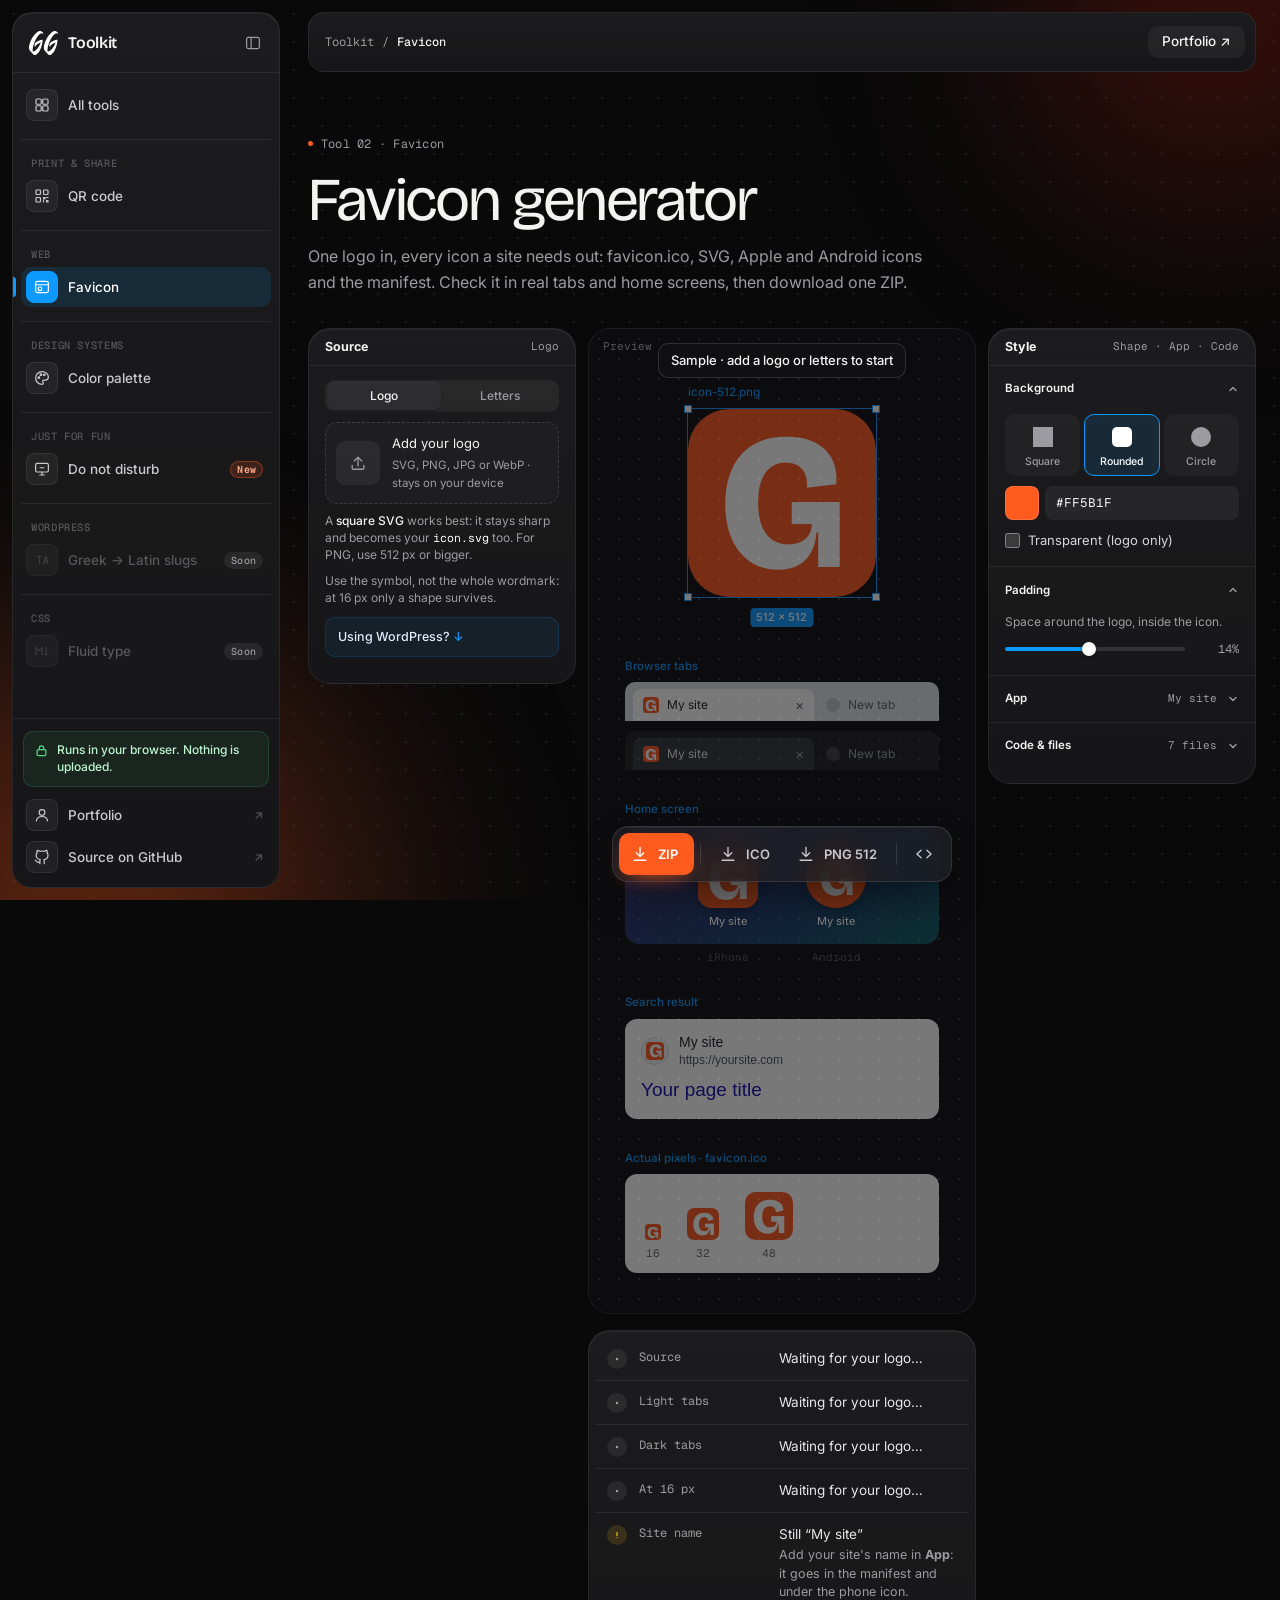
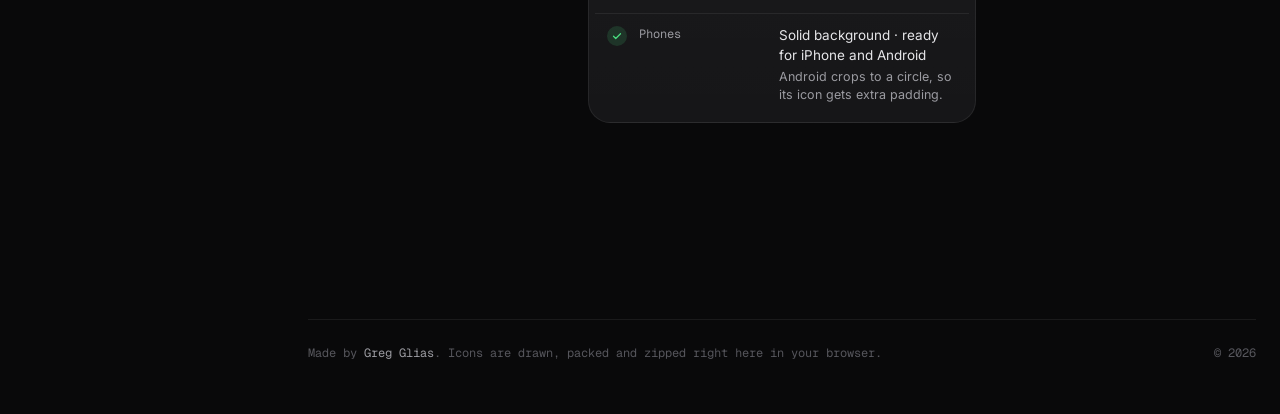
<file: favicon/index.html>
<!doctype html>
<html lang="en" data-tool="favicon" data-base="../">
<head>
  <meta charset="utf-8" />
  <meta name="viewport" content="width=device-width, initial-scale=1" />
  <title>Favicon generator — Toolkit</title>
  <meta name="description" content="Free favicon generator: from a logo or a few letters to favicon.ico, SVG, Apple touch icon, Android icons and the web manifest, with the code for your head. Runs in your browser — nothing is uploaded." />
  <meta property="og:title" content="Favicon generator — Toolkit by Greg Glias" />
  <meta property="og:description" content="Every favicon size from one logo, previewed in real browser tabs and home screens, downloaded as one ZIP." />
  <meta property="og:type" content="website" />
  <meta name="theme-color" content="#09090a" />
  <script>try { if (localStorage.getItem("tk-sidebar") === "mini") document.documentElement.classList.add("sb-mini"); } catch (e) {}</script>

  <link rel="preconnect" href="https://fonts.googleapis.com" />
  <link rel="preconnect" href="https://fonts.gstatic.com" crossorigin />
  <!-- Wider weight ranges than the other pages: the Letters option draws with them -->
  <link href="https://fonts.googleapis.com/css2?family=Bricolage+Grotesque:opsz,wdth,wght@12..96,75..100,200..800&family=Geist+Mono:wght@400..800&family=Inter:opsz,wght@14..32,400..800&display=swap" rel="stylesheet" />
  <link rel="stylesheet" href="../styles.css?v=17" />
  <link rel="icon" type="image/svg+xml" href="../assets/favicon.svg" />
</head>
<body>
  <a class="skip" href="#source-panel">Skip to the generator</a>
  <div class="glow" aria-hidden="true"><span class="glow-a"></span><span class="glow-b"></span></div>

  <div class="layout">
    <aside class="sidebar surface" id="sidebar" aria-label="Toolkit"></aside>
    <script src="../tools.js?v=7"></script>

    <div class="main">
    <header class="main-top">
      <button type="button" class="menu-btn" data-sb-open aria-controls="sidebar" aria-expanded="false" aria-label="Open the tools menu"><svg viewBox="0 0 24 24" aria-hidden="true"><path d="M4 7h16M4 12h16M4 17h10"/></svg></button>
      <nav class="crumbs" aria-label="Breadcrumb"><a href="../">Toolkit</a><span aria-hidden="true">/</span><b>Favicon</b></nav>
      <a class="top-link" href="https://gglias.github.io/" target="_blank" rel="noopener">Portfolio <span aria-hidden="true">↗</span></a>
    </header>

    <div class="tool-hero">
      <div>
        <span class="eyebrow">Tool 02 · Favicon</span>
        <h1>Favicon generator</h1>
        <p>One logo in, every icon a site needs out: favicon.ico, SVG, Apple and Android icons and the manifest. Check it in real tabs and home screens, then download one ZIP.</p>
      </div>
    </div>

    <main class="app">
      <!-- ============ Left: the source ============ -->
      <section class="panel surface" id="source-panel" aria-labelledby="source-title">
        <div class="panel-head"><b id="source-title">Source</b><span data-mode-name>Logo</span></div>

        <div class="sec">
          <div class="seg" data-mode role="group" aria-label="Start from">
            <button type="button" data-value="image" aria-pressed="true">Logo</button>
            <button type="button" data-value="text" aria-pressed="false">Letters</button>
          </div>

          <!-- Logo -->
          <div data-fields="image">
            <div class="drop" data-drop>
              <span class="drop-thumb" data-thumb><svg viewBox="0 0 24 24" aria-hidden="true"><path d="M12 15.5V5M7.5 9.5 12 5l4.5 4.5M5 15v3a1.5 1.5 0 0 0 1.5 1.5h11A1.5 1.5 0 0 0 19 18v-3"/></svg></span>
              <span class="drop-text"><span data-file-name>Add your logo</span><small>SVG, PNG, JPG or WebP · stays on your device</small></span>
              <input type="file" accept="image/svg+xml,image/png,image/jpeg,image/webp" data-file aria-label="Add your logo" />
              <button type="button" class="drop-remove" data-file-remove hidden>Remove</button>
            </div>
            <p class="hint">A <b>square SVG</b> works best: it stays sharp and becomes your <code>icon.svg</code> too. For PNG, use 512 px or bigger.</p>
            <p class="hint">Use the symbol, not the whole wordmark: at 16 px only a shape survives.</p>
          </div>

          <!-- Letters -->
          <div data-fields="text" hidden>
            <label class="field"><span>Letters (1–3)</span><input class="input" type="text" maxlength="3" autocomplete="off" spellcheck="false" placeholder="G" data-in="letters" /></label>
            <label class="field"><span>Font</span>
              <select class="select" data-in="font">
                <option value="Bricolage Grotesque">Bricolage Grotesque</option>
                <option value="Inter">Inter</option>
                <option value="Geist Mono">Geist Mono</option>
                <option value="Georgia">Georgia (serif)</option>
                <option value="system-ui">System</option>
              </select>
            </label>
            <div class="field-row"><span>Weight</span></div>
            <div class="seg" data-weight role="group" aria-label="Weight" style="margin-top:6px">
              <button type="button" data-value="400" aria-pressed="false">Regular</button>
              <button type="button" data-value="600" aria-pressed="false">Semibold</button>
              <button type="button" data-value="800" aria-pressed="false">Bold</button>
            </div>
            <div class="field-row"><span>Color</span></div>
            <div class="color" style="margin-top:6px">
              <label class="swatch" data-swatch="fg"><input type="color" data-color="fg" aria-label="Letter color" /></label>
              <input class="input" type="text" maxlength="7" spellcheck="false" data-hex="fg" aria-label="Letter color hex" />
            </div>
            <p class="hint">Letters export as PNG and ICO. For an <code>icon.svg</code> as well, start from an SVG logo.</p>
          </div>

          <details class="tip">
            <summary>Using WordPress?</summary>
            <p>Under <b>Appearance → Customize → Site Identity → Site Icon</b>, upload the <b>512 px PNG</b> from the bar below. WordPress makes the other sizes itself.</p>
            <p>Download the full ZIP when you want the SVG favicon, the dark-tab version, or a site that isn't WordPress.</p>
          </details>
        </div>
      </section>

      <!-- ============ Centre: previews ============ -->
      <section class="stage" aria-label="Previews and checks">
        <div class="canvas fav-canvas" data-canvas>
          <span class="canvas-zoom" aria-hidden="true">Preview</span>
          <div class="fav-board">
            <figure class="ff ff-main">
              <figcaption class="ff-name">icon-512.png</figcaption>
              <div class="ff-big" data-big>
                <i class="h tl"></i><i class="h tr"></i><i class="h bl"></i><i class="h br"></i>
                <canvas data-pv="big" role="img" aria-label="Favicon preview"></canvas>
              </div>
              <span class="qr-frame-size">512 × 512</span>
            </figure>

            <figure class="ff ff-tabs">
              <figcaption class="ff-name">Browser tabs</figcaption>
              <div class="tab-strip is-light"><span class="tab"><canvas data-pv="tab-light" aria-hidden="true"></canvas><span class="tab-title" data-site-name>My site</span><i aria-hidden="true">×</i></span><span class="tab is-back"><span class="tab-dot"></span><span class="tab-title">New tab</span></span></div>
              <div class="tab-strip is-dark"><span class="tab"><canvas data-pv="tab-dark" aria-hidden="true"></canvas><span class="tab-title" data-site-name>My site</span><i aria-hidden="true">×</i></span><span class="tab is-back"><span class="tab-dot"></span><span class="tab-title">New tab</span></span></div>
            </figure>

            <figure class="ff ff-home">
              <figcaption class="ff-name">Home screen</figcaption>
              <div class="home-screen">
                <span class="app-ic is-ios"><canvas data-pv="apple" aria-hidden="true"></canvas><small data-short-name>My site</small></span>
                <span class="app-ic is-android"><canvas data-pv="mask" aria-hidden="true"></canvas><small data-short-name>My site</small></span>
              </div>
              <p class="ff-note"><span>iPhone</span><span>Android</span></p>
            </figure>

            <figure class="ff ff-search">
              <figcaption class="ff-name">Search result</figcaption>
              <div class="serp">
                <div class="serp-site">
                  <span class="serp-ic"><canvas data-pv="serp" aria-hidden="true"></canvas></span>
                  <span><b data-site-name>My site</b><small>https://yoursite.com</small></span>
                </div>
                <p class="serp-title">Your page title</p>
              </div>
            </figure>

            <figure class="ff ff-sizes">
              <figcaption class="ff-name">Actual pixels · favicon.ico</figcaption>
              <div class="px-row">
                <span><canvas data-px="16" aria-hidden="true"></canvas><small>16</small></span>
                <span><canvas data-px="32" aria-hidden="true"></canvas><small>32</small></span>
                <span><canvas data-px="48" aria-hidden="true"></canvas><small>48</small></span>
              </div>
            </figure>
          </div>
          <span class="sample-tag">Sample · add a logo or letters to start</span>
        </div>

        <div class="checks surface" aria-live="polite">
          <ul>
            <li data-check="source" data-state="wait"><span class="ic" data-ic></span><span class="k">Source</span><span class="v" data-v>—</span></li>
            <li data-check="light" data-state="wait"><span class="ic" data-ic></span><span class="k">Light tabs</span><span class="v" data-v>—</span></li>
            <li data-check="dark" data-state="wait"><span class="ic" data-ic></span><span class="k">Dark tabs</span><span class="v" data-v>—</span></li>
            <li data-check="small" data-state="wait"><span class="ic" data-ic></span><span class="k">At 16 px</span><span class="v" data-v>—</span></li>
            <li data-check="name" data-state="wait"><span class="ic" data-ic></span><span class="k">Site name</span><span class="v" data-v>—</span></li>
            <li data-check="phones" data-state="info"><span class="ic" data-ic></span><span class="k">Phones</span><span class="v" data-v>—</span></li>
          </ul>
        </div>
      </section>

      <!-- ============ Right: style, app details, code ============ -->
      <section class="panel surface" aria-labelledby="style-title">
        <div class="panel-head"><b id="style-title">Style</b><span>Shape · App · Code</span></div>

        <!-- Each group folds (Background and Padding start open); closed, it shows its current value -->
        <details class="sec acc" open>
          <summary class="acc-head"><span>Background</span><span class="acc-val" data-acc="bg"></span><svg class="acc-chev" viewBox="0 0 12 12" aria-hidden="true"><path d="M3 4.5 6 7.5 9 4.5"/></svg></summary>
          <div class="acc-body">
          <div class="styles" data-shape role="group" aria-label="Background shape">
            <button type="button" data-value="square" aria-pressed="false"><svg viewBox="0 0 26 26" aria-hidden="true"><rect x="3" y="3" width="20" height="20"/></svg>Square</button>
            <button type="button" data-value="rounded" aria-pressed="false"><svg viewBox="0 0 26 26" aria-hidden="true"><rect x="3" y="3" width="20" height="20" rx="5"/></svg>Rounded</button>
            <button type="button" data-value="circle" aria-pressed="false"><svg viewBox="0 0 26 26" aria-hidden="true"><circle cx="13" cy="13" r="10"/></svg>Circle</button>
          </div>
          <div class="color">
            <label class="swatch" data-swatch="bg"><input type="color" data-color="bg" aria-label="Background color" /></label>
            <input class="input" type="text" maxlength="7" spellcheck="false" data-hex="bg" aria-label="Background color hex" />
          </div>
          <label class="check"><input type="checkbox" data-in-design="transparent" />Transparent (logo only)</label>
          <label class="check" data-dark-row hidden><input type="checkbox" data-in-design="darkInvert" />Invert on dark tabs (SVG)</label>
          </div>
        </details>

        <details class="sec acc" open>
          <summary class="acc-head"><span>Padding</span><span class="acc-val" data-acc="pad"></span><svg class="acc-chev" viewBox="0 0 12 12" aria-hidden="true"><path d="M3 4.5 6 7.5 9 4.5"/></svg></summary>
          <div class="acc-body">
          <p class="hint" style="margin-bottom:8px">Space around the logo, inside the icon.</p>
          <div class="range">
            <input type="range" min="0" max="30" step="1" data-pad aria-label="Padding" />
            <output data-pad-out>14%</output>
          </div>
          </div>
        </details>

        <details class="sec acc">
          <summary class="acc-head"><span>App</span><span class="acc-val" data-acc="app"></span><svg class="acc-chev" viewBox="0 0 12 12" aria-hidden="true"><path d="M3 4.5 6 7.5 9 4.5"/></svg></summary>
          <div class="acc-body">
          <label class="field"><span>Site name</span><input class="input" type="text" maxlength="60" autocomplete="off" placeholder="My site" data-in="name" /></label>
          <label class="field"><span>Short name (under the phone icon)</span><input class="input" type="text" maxlength="14" autocomplete="off" placeholder="My site" data-in="short" /></label>
          <div class="field-row"><span>Theme color (phone browser bar)</span></div>
          <div class="color" data-theme-color style="margin-top:6px">
            <label class="swatch" data-swatch="theme"><input type="color" data-color="theme" aria-label="Theme color" /></label>
            <input class="input" type="text" maxlength="7" spellcheck="false" data-hex="theme" aria-label="Theme color hex" />
          </div>
          <label class="check"><input type="checkbox" data-in-design="themeSame" />Same as the background</label>
          <label class="field"><span>Folder on your site</span><input class="input" type="text" autocomplete="off" spellcheck="false" placeholder="/" data-in="path" /></label>
          </div>
        </details>

        <details class="sec acc">
          <summary class="acc-head"><span>Code &amp; files</span><span class="acc-val" data-file-count></span><svg class="acc-chev" viewBox="0 0 12 12" aria-hidden="true"><path d="M3 4.5 6 7.5 9 4.5"/></svg></summary>
          <div class="acc-body">
          <p class="hint" style="margin-bottom:8px">Paste inside the &lt;head&gt; of every page.</p>
          <pre class="code" data-code></pre>
          <ul class="files" data-files></ul>
          </div>
        </details>
      </section>
    </main>

    <!-- Export: the same floating bar as the QR tool -->
    <div class="export-bar" role="toolbar" aria-label="Export">
      <button type="button" class="xb-btn is-primary" data-export="zip" data-cursor="Download"><svg class="tb-icon" viewBox="0 0 24 24" aria-hidden="true"><path d="M12 4v11M7.5 10.5 12 15l4.5-4.5M5 19.5h14"/></svg><b>ZIP</b><span class="tb-tip" aria-hidden="true">Every file + the manifest</span></button>
      <span class="tb-sep" aria-hidden="true"></span>
      <button type="button" class="xb-btn" data-export="ico" data-cursor="Download"><svg class="tb-icon" viewBox="0 0 24 24" aria-hidden="true"><path d="M12 4v11M7.5 10.5 12 15l4.5-4.5M5 19.5h14"/></svg><b>ICO</b><span class="tb-tip" aria-hidden="true">favicon.ico · 16, 32, 48 px</span></button>
      <button type="button" class="xb-btn" data-export="png" data-cursor="Download"><svg class="tb-icon" viewBox="0 0 24 24" aria-hidden="true"><path d="M12 4v11M7.5 10.5 12 15l4.5-4.5M5 19.5h14"/></svg><b>PNG 512</b><span class="tb-tip" aria-hidden="true">For the WordPress Site Icon</span></button>
      <span class="tb-sep" aria-hidden="true"></span>
      <button type="button" class="xb-btn" data-copy="html" data-cursor="Copy" aria-label="Copy the head code"><svg class="tb-icon" viewBox="0 0 24 24" aria-hidden="true"><path d="m8.5 7.5-5 4.5 5 4.5M15.5 7.5l5 4.5-5 4.5"/></svg><b>Copy code</b><span class="tb-tip" aria-hidden="true">The &lt;link&gt; tags for your &lt;head&gt;</span></button>
    </div>

    <footer class="foot">
      <span>Made by <a href="https://gglias.github.io/" target="_blank" rel="noopener">Greg Glias</a>. Icons are drawn, packed and zipped right here in your browser.</span>
      <span>© <span data-year>2026</span></span>
    </footer>
    </div>
  </div>
  <div class="sb-backdrop" aria-hidden="true"></div>

  <div class="fig-cursor" aria-hidden="true" data-fig-cursor>
    <svg viewBox="0 0 24 24"><path d="M4 3.5 19.5 10.3 12.6 12.6 10.3 19.5z"/></svg>
    <span class="fig-cursor-label" data-fig-label>You</span>
  </div>


  <script src="../site.js?v=3"></script>
  <script src="../zip.js?v=1"></script>
  <script src="favicon.js?v=5"></script>
</body>
</html>
</file>
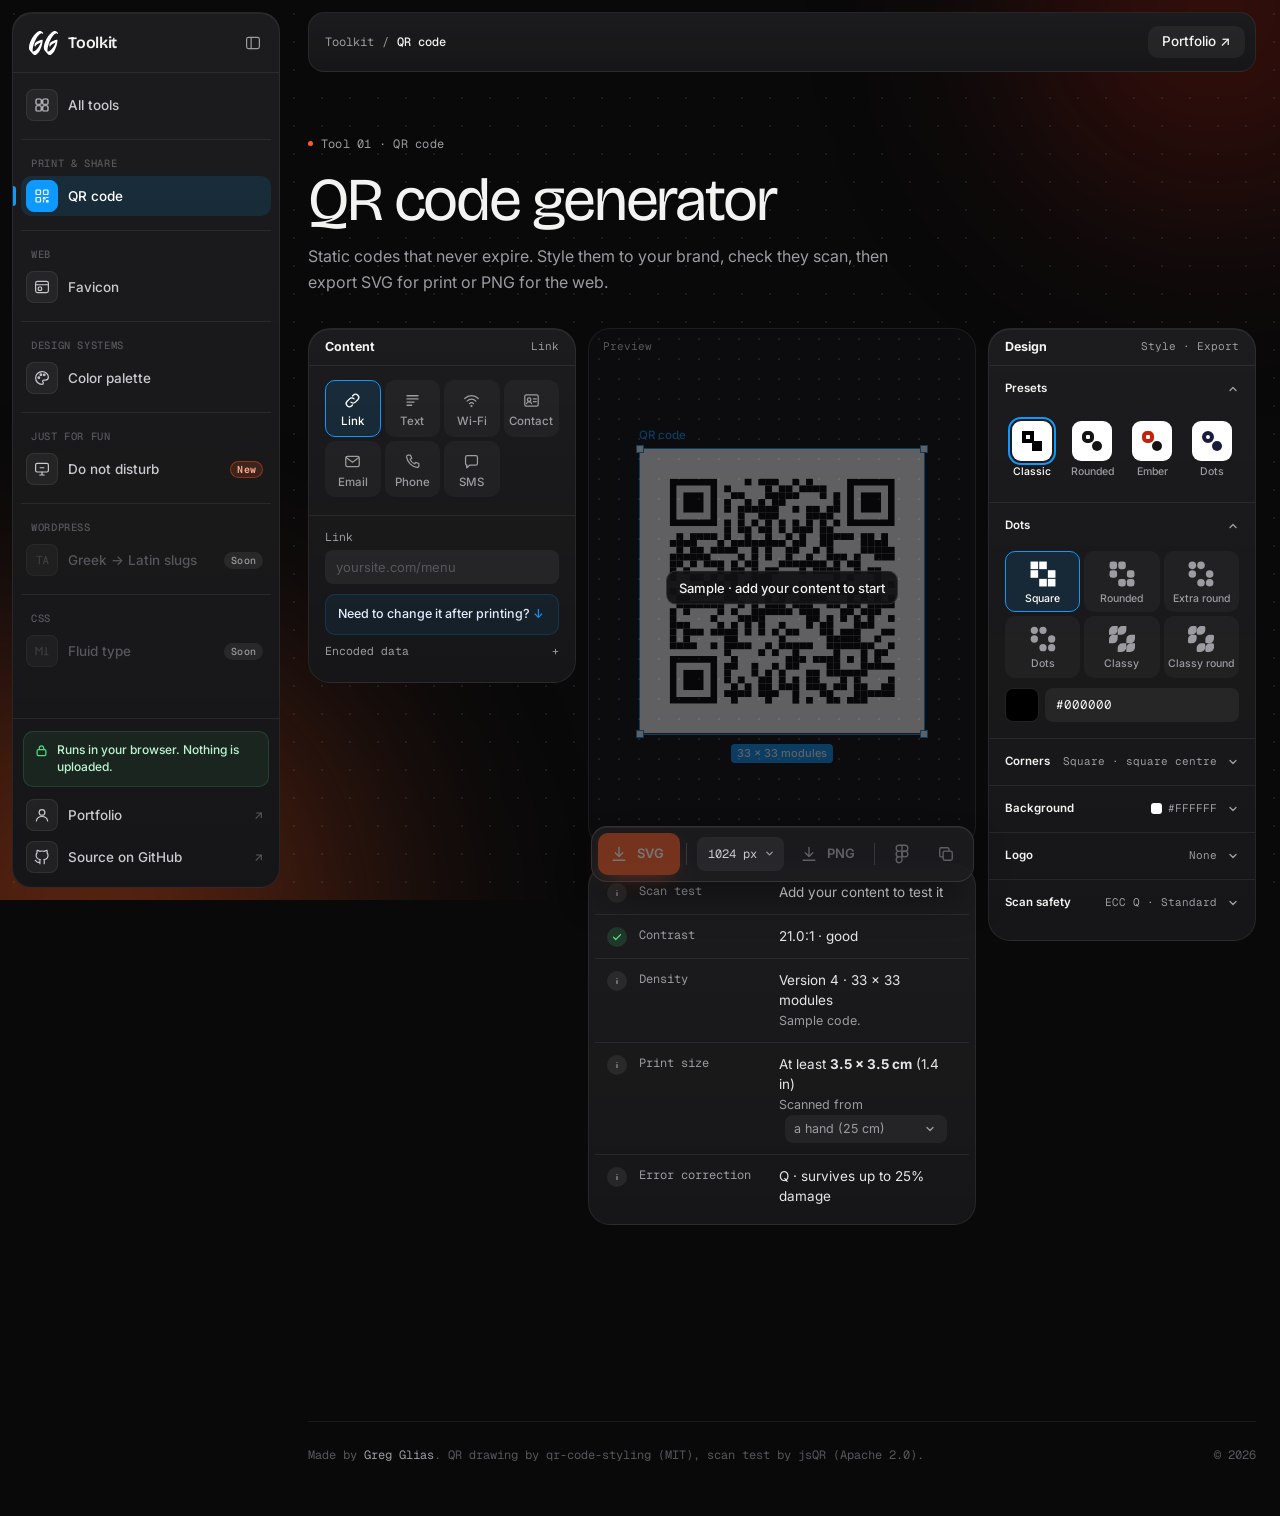
<file: qr/index.html>
<!doctype html>
<html lang="en" data-tool="qr" data-base="../">
<head>
  <meta charset="utf-8" />
  <meta name="viewport" content="width=device-width, initial-scale=1" />
  <title>QR code generator — Toolkit</title>
  <meta name="description" content="Free QR code generator: links, Wi-Fi, contacts, email, SMS. Your colors and logo, a scan check, SVG for print and PNG for web. Runs in your browser — nothing is uploaded." />
  <meta property="og:title" content="QR code generator — Toolkit by Greg Glias" />
  <meta property="og:description" content="Static QR codes that never expire. Styled to your brand, checked for scanning, exported as SVG or PNG." />
  <meta property="og:type" content="website" />
  <meta name="theme-color" content="#09090a" />
  <script>try { if (localStorage.getItem("tk-sidebar") === "mini") document.documentElement.classList.add("sb-mini"); } catch (e) {}</script>

  <link rel="preconnect" href="https://fonts.googleapis.com" />
  <link rel="preconnect" href="https://fonts.gstatic.com" crossorigin />
  <link href="https://fonts.googleapis.com/css2?family=Bricolage+Grotesque:opsz,wdth,wght@12..96,75..100,200..800&family=Geist+Mono:wght@400;500&family=Inter:opsz,wght@14..32,400..600&display=swap" rel="stylesheet" />
  <link rel="stylesheet" href="../styles.css?v=17" />
  <link rel="icon" type="image/svg+xml" href="../assets/favicon.svg" />
</head>
<body>
  <a class="skip" href="#content-panel">Skip to the generator</a>
  <div class="glow" aria-hidden="true"><span class="glow-a"></span><span class="glow-b"></span></div>

  <div class="layout">
    <aside class="sidebar surface" id="sidebar" aria-label="Toolkit"></aside>
    <script src="../tools.js?v=7"></script>

    <div class="main">
    <header class="main-top">
      <button type="button" class="menu-btn" data-sb-open aria-controls="sidebar" aria-expanded="false" aria-label="Open the tools menu"><svg viewBox="0 0 24 24" aria-hidden="true"><path d="M4 7h16M4 12h16M4 17h10"/></svg></button>
      <nav class="crumbs" aria-label="Breadcrumb"><a href="../">Toolkit</a><span aria-hidden="true">/</span><b>QR code</b></nav>
      <a class="top-link" href="https://gglias.github.io/" target="_blank" rel="noopener">Portfolio <span aria-hidden="true">↗</span></a>
    </header>

    <div class="tool-hero">
      <div>
        <span class="eyebrow">Tool 01 · QR code</span>
        <h1>QR code generator</h1>
        <p>Static codes that never expire. Style them to your brand, check they scan, then export SVG for print or PNG for the web.</p>
      </div>
    </div>

    <main class="app">
      <!-- ============ Left: what goes in the code ============ -->
      <section class="panel surface" id="content-panel" aria-labelledby="content-title">
        <div class="panel-head"><b id="content-title">Content</b><span data-type-name>Link</span></div>

        <div class="sec">
          <div class="types" role="group" aria-label="What should the code open?">
            <button type="button" data-type="url" aria-pressed="true"><svg viewBox="0 0 24 24" aria-hidden="true"><path d="M10 14a4 4 0 0 0 5.7 0l3-3a4 4 0 0 0-5.7-5.7l-1 1"/><path d="M14 10a4 4 0 0 0-5.7 0l-3 3a4 4 0 0 0 5.7 5.7l1-1"/></svg>Link</button>
            <button type="button" data-type="text" aria-pressed="false"><svg viewBox="0 0 24 24" aria-hidden="true"><path d="M5 6h14M5 10h14M5 14h9M5 18h6"/></svg>Text</button>
            <button type="button" data-type="wifi" aria-pressed="false"><svg viewBox="0 0 24 24" aria-hidden="true"><path d="M3.5 9.5a12 12 0 0 1 17 0M6.5 12.8a7.5 7.5 0 0 1 11 0M9.5 16a3 3 0 0 1 5 0"/><circle cx="12" cy="19" r="0.6"/></svg>Wi-Fi</button>
            <button type="button" data-type="vcard" aria-pressed="false"><svg viewBox="0 0 24 24" aria-hidden="true"><rect x="3.5" y="5" width="17" height="14" rx="2"/><circle cx="9" cy="11" r="2.2"/><path d="M5.8 16c.5-1.6 1.7-2.4 3.2-2.4s2.7.8 3.2 2.4M14.5 10h3.5M14.5 13.5h3.5"/></svg>Contact</button>
            <button type="button" data-type="email" aria-pressed="false"><svg viewBox="0 0 24 24" aria-hidden="true"><rect x="3.5" y="5.5" width="17" height="13" rx="2"/><path d="m4 7 8 6 8-6"/></svg>Email</button>
            <button type="button" data-type="tel" aria-pressed="false"><svg viewBox="0 0 24 24" aria-hidden="true"><path d="M6.5 4h3l1.5 4-2 1.3a10 10 0 0 0 5.7 5.7l1.3-2 4 1.5v3a2 2 0 0 1-2.2 2A16 16 0 0 1 4.5 6.2 2 2 0 0 1 6.5 4z"/></svg>Phone</button>
            <button type="button" data-type="sms" aria-pressed="false"><svg viewBox="0 0 24 24" aria-hidden="true"><path d="M4.5 6.5a2 2 0 0 1 2-2h11a2 2 0 0 1 2 2v8a2 2 0 0 1-2 2H10l-4 3.5v-3.5h0.5a2 2 0 0 1-2-2z"/></svg>SMS</button>
          </div>
        </div>

        <div class="sec">
          <!-- Link -->
          <div data-fields="url">
            <label class="field"><span>Link</span><input class="input" type="url" inputmode="url" autocomplete="url" spellcheck="false" placeholder="yoursite.com/menu" data-in="url" /></label>
            <p class="hint" data-url-hint hidden></p>
            <details class="tip">
              <summary>Need to change it after printing?</summary>
              <p>A static code can't change. So point it to a page <b>on your own domain</b>, like <code>yoursite.com/qr/menu</code>, and redirect that page wherever you need (in WordPress, the free Redirection plugin does it).</p>
              <p>You can change the destination any time, see the scans in Analytics, and no QR service can switch your printed codes off.</p>
            </details>
          </div>

          <!-- Text -->
          <div data-fields="text" hidden>
            <label class="field"><span>Text</span><textarea class="textarea" rows="5" placeholder="Anything: a note, a code, a short message…" data-in="text"></textarea></label>
          </div>

          <!-- Wi-Fi -->
          <div data-fields="wifi" hidden>
            <label class="field"><span>Network name (SSID)</span><input class="input" type="text" autocomplete="off" spellcheck="false" placeholder="Studio Guest" data-in="ssid" /></label>
            <label class="field"><span>Password</span>
              <span class="input-wrap"><input class="input" type="password" autocomplete="off" spellcheck="false" placeholder="••••••••" data-in="pass" /><button type="button" class="reveal" data-reveal aria-label="Show password" data-cursor="Show"><svg viewBox="0 0 24 24" aria-hidden="true"><path d="M2.5 12S6 5.5 12 5.5 21.5 12 21.5 12 18 18.5 12 18.5 2.5 12 2.5 12z"/><circle cx="12" cy="12" r="2.8"/></svg></button></span>
            </label>
            <label class="field"><span>Security</span>
              <select class="select" data-in="sec">
                <option value="WPA">WPA / WPA2 / WPA3</option>
                <option value="WEP">WEP (old)</option>
                <option value="nopass">None (open network)</option>
              </select>
            </label>
            <label class="check"><input type="checkbox" data-in="hidden" />Hidden network</label>
            <p class="hint">Guests scan it and join, no typing. Best printed for a reception desk or a table card.</p>
          </div>

          <!-- Contact (vCard) -->
          <div data-fields="vcard" hidden>
            <div class="field-2">
              <label class="field"><span>First name</span><input class="input" type="text" autocomplete="off" data-in="first" /></label>
              <label class="field"><span>Last name</span><input class="input" type="text" autocomplete="off" data-in="last" /></label>
            </div>
            <label class="field"><span>Company</span><input class="input" type="text" autocomplete="off" data-in="org" /></label>
            <label class="field"><span>Job title</span><input class="input" type="text" autocomplete="off" data-in="title" /></label>
            <label class="field"><span>Phone</span><input class="input" type="tel" autocomplete="off" placeholder="+30 …" data-in="phone" /></label>
            <label class="field"><span>Email</span><input class="input" type="email" autocomplete="off" spellcheck="false" data-in="vemail" /></label>
            <label class="field"><span>Website</span><input class="input" type="url" autocomplete="off" spellcheck="false" data-in="web" /></label>
            <p class="hint">Scanning offers to save you as a contact. Every field you add makes the code denser, so keep only what matters.</p>
          </div>

          <!-- Email -->
          <div data-fields="email" hidden>
            <label class="field"><span>To</span><input class="input" type="email" autocomplete="off" spellcheck="false" placeholder="hello@yoursite.com" data-in="to" /></label>
            <label class="field"><span>Subject</span><input class="input" type="text" autocomplete="off" data-in="subject" /></label>
            <label class="field"><span>Message</span><textarea class="textarea" rows="3" data-in="body"></textarea></label>
            <p class="hint">Opens a new email, ready to send.</p>
          </div>

          <!-- Phone -->
          <div data-fields="tel" hidden>
            <label class="field"><span>Phone number</span><input class="input" type="tel" autocomplete="off" placeholder="+30 2310 000000" data-in="tel" /></label>
            <p class="hint">Use the country code (<b>+30</b> for Greece) so it works from foreign phones too.</p>
          </div>

          <!-- SMS -->
          <div data-fields="sms" hidden>
            <label class="field"><span>Phone number</span><input class="input" type="tel" autocomplete="off" placeholder="+30 69…" data-in="smsto" /></label>
            <label class="field"><span>Message</span><textarea class="textarea" rows="3" data-in="smsbody"></textarea></label>
          </div>

          <details class="raw">
            <summary><span>Encoded data</span><span data-raw-count></span></summary>
            <pre data-raw></pre>
          </details>
        </div>
      </section>

      <!-- ============ Centre: the canvas ============ -->
      <section class="stage" aria-label="Preview and checks">
        <div class="canvas" data-canvas>
          <span class="canvas-zoom" aria-hidden="true">Preview</span>
          <div class="qr-frame" data-frame>
            <span class="qr-frame-name">QR code</span>
            <i class="h tl"></i><i class="h tr"></i><i class="h bl"></i><i class="h br"></i>
            <div class="qr-out" data-out role="img" aria-label="QR code preview"></div>
            <span class="qr-frame-size" data-size>—</span>
          </div>
          <span class="sample-tag">Sample · add your content to start</span>
        </div>

        <div class="checks surface" aria-live="polite">
          <ul>
            <li data-check="scan" data-state="wait"><span class="ic" data-ic></span><span class="k">Scan test</span><span class="v" data-v>Checking…</span></li>
            <li data-check="contrast" data-state="wait"><span class="ic" data-ic></span><span class="k">Contrast</span><span class="v" data-v>—</span></li>
            <li data-check="density" data-state="wait"><span class="ic" data-ic></span><span class="k">Density</span><span class="v" data-v>—</span></li>
            <li data-check="print" data-state="info"><span class="ic" data-ic></span><span class="k">Print size</span>
              <span class="v"><span data-v>—</span>
                <small>Scanned from
                  <select class="select" data-distance aria-label="Scanning distance">
                    <option value="25">a hand (25 cm)</option>
                    <option value="50">a table (50 cm)</option>
                    <option value="100">a poster (1 m)</option>
                    <option value="200">a roll-up (2 m)</option>
                    <option value="500">across a room (5 m)</option>
                  </select>
                </small>
              </span>
            </li>
            <li data-check="ecc" data-state="info"><span class="ic" data-ic></span><span class="k">Error correction</span><span class="v" data-v>—</span></li>
          </ul>
        </div>
      </section>

      <!-- ============ Right: design + export ============ -->
      <section class="panel surface" aria-labelledby="design-title">
        <div class="panel-head"><b id="design-title">Design</b><span>Style · Export</span></div>

        <!-- Each group folds (Presets and Dots start open); closed, it shows its current value -->
        <details class="sec acc" open>
          <summary class="acc-head"><span>Presets</span><span class="acc-val" data-acc="presets"></span><svg class="acc-chev" viewBox="0 0 12 12" aria-hidden="true"><path d="M3 4.5 6 7.5 9 4.5"/></svg></summary>
          <div class="acc-body">
          <div class="presets" data-presets></div>
          </div>
        </details>

        <details class="sec acc" open>
          <summary class="acc-head"><span>Dots</span><span class="acc-val" data-acc="dots"></span><svg class="acc-chev" viewBox="0 0 12 12" aria-hidden="true"><path d="M3 4.5 6 7.5 9 4.5"/></svg></summary>
          <div class="acc-body">
          <div class="styles" data-dots role="group" aria-label="Dot style"></div>
          <div class="color">
            <label class="swatch" data-swatch="dotsColor"><input type="color" data-color="dotsColor" aria-label="Dot color" /></label>
            <input class="input" type="text" maxlength="7" spellcheck="false" data-hex="dotsColor" aria-label="Dot color hex" />
          </div>
          </div>
        </details>

        <details class="sec acc">
          <summary class="acc-head"><span>Corners</span><span class="acc-val" data-acc="corners"></span><svg class="acc-chev" viewBox="0 0 12 12" aria-hidden="true"><path d="M3 4.5 6 7.5 9 4.5"/></svg></summary>
          <div class="acc-body">
          <div class="styles" data-corners role="group" aria-label="Corner style"></div>
          <div class="seg" data-corner-dot role="group" aria-label="Corner centre">
            <button type="button" data-value="square" aria-pressed="false">Square centre</button>
            <button type="button" data-value="dot" aria-pressed="false">Round centre</button>
          </div>
          <label class="check"><input type="checkbox" data-in-design="cornerSame" />Same color as the dots</label>
          <div class="color" data-corner-color>
            <label class="swatch" data-swatch="cornerColor"><input type="color" data-color="cornerColor" aria-label="Corner color" /></label>
            <input class="input" type="text" maxlength="7" spellcheck="false" data-hex="cornerColor" aria-label="Corner color hex" />
          </div>
          </div>
        </details>

        <details class="sec acc">
          <summary class="acc-head"><span>Background</span><span class="acc-val" data-acc="bg"></span><svg class="acc-chev" viewBox="0 0 12 12" aria-hidden="true"><path d="M3 4.5 6 7.5 9 4.5"/></svg></summary>
          <div class="acc-body">
          <div class="color">
            <label class="swatch" data-swatch="bg"><input type="color" data-color="bg" aria-label="Background color" /></label>
            <input class="input" type="text" maxlength="7" spellcheck="false" data-hex="bg" aria-label="Background color hex" />
          </div>
          <label class="check"><input type="checkbox" data-in-design="transparent" />Transparent</label>
          </div>
        </details>

        <details class="sec acc">
          <summary class="acc-head"><span>Logo</span><span class="acc-val" data-acc="logo"></span><svg class="acc-chev" viewBox="0 0 12 12" aria-hidden="true"><path d="M3 4.5 6 7.5 9 4.5"/></svg></summary>
          <div class="acc-body">
          <div class="drop" data-drop>
            <span class="drop-thumb" data-logo-thumb><svg viewBox="0 0 24 24" aria-hidden="true"><path d="M12 15.5V5M7.5 9.5 12 5l4.5 4.5M5 15v3a1.5 1.5 0 0 0 1.5 1.5h11A1.5 1.5 0 0 0 19 18v-3"/></svg></span>
            <span class="drop-text"><span data-logo-name>Add a logo</span><small>PNG, SVG or JPG · stays on your device</small></span>
            <input type="file" accept="image/png,image/jpeg,image/svg+xml,image/webp" data-logo aria-label="Add a logo" />
            <button type="button" class="drop-remove" data-logo-remove hidden>Remove</button>
          </div>
          <div class="range">
            <input type="range" min="15" max="40" step="1" data-logo-size aria-label="Logo size" disabled />
            <output data-logo-size-out>30%</output>
          </div>
          </div>
        </details>

        <details class="sec acc">
          <summary class="acc-head"><span>Scan safety</span><span class="acc-val" data-acc="scan"></span><svg class="acc-chev" viewBox="0 0 12 12" aria-hidden="true"><path d="M3 4.5 6 7.5 9 4.5"/></svg></summary>
          <div class="acc-body">
          <div class="field-row"><span>Error correction</span></div>
          <div class="seg" data-ecc role="group" aria-label="Error correction" style="margin-top:6px">
            <button type="button" data-value="L" aria-pressed="false">L</button>
            <button type="button" data-value="M" aria-pressed="false">M</button>
            <button type="button" data-value="Q" aria-pressed="false">Q</button>
            <button type="button" data-value="H" aria-pressed="false">H</button>
          </div>
          <div class="field-row"><span>Quiet zone (empty border)</span></div>
          <div class="seg" data-quiet role="group" aria-label="Quiet zone" style="margin-top:6px">
            <button type="button" data-value="0" aria-pressed="false">None</button>
            <button type="button" data-value="2" aria-pressed="false">Small</button>
            <button type="button" data-value="4" aria-pressed="false">Standard</button>
          </div>
          </div>
        </details>
      </section>
    </main>

    <!-- Export: a floating bar like the portfolio's bottom nav, always in view -->
    <div class="export-bar" role="toolbar" aria-label="Export">
      <button type="button" class="xb-btn is-primary" data-export="svg" data-cursor="Download"><svg class="tb-icon" viewBox="0 0 24 24" aria-hidden="true"><path d="M12 4v11M7.5 10.5 12 15l4.5-4.5M5 19.5h14"/></svg><b>SVG</b><span class="tb-tip" aria-hidden="true">Vector · sharp at any size, for print</span></button>
      <span class="tb-sep" aria-hidden="true"></span>
      <select class="xb-select" data-png-size aria-label="PNG size">
        <option value="512">512 px</option>
        <option value="1024" selected>1024 px</option>
        <option value="2048">2048 px</option>
        <option value="4096">4096 px</option>
      </select>
      <button type="button" class="xb-btn" data-export="png" data-cursor="Download"><svg class="tb-icon" viewBox="0 0 24 24" aria-hidden="true"><path d="M12 4v11M7.5 10.5 12 15l4.5-4.5M5 19.5h14"/></svg><b>PNG</b><span class="tb-tip" aria-hidden="true">Image for web &amp; social</span></button>
      <span class="tb-sep" aria-hidden="true"></span>
      <button type="button" class="xb-btn" data-copy="svg" data-cursor="Copy" aria-label="Copy for Figma"><svg class="tb-icon" viewBox="0 0 24 24" aria-hidden="true"><path d="M12 1.5H8.5a3.5 3.5 0 0 0 0 7H12zM12 1.5h3.5a3.5 3.5 0 0 1 0 7H12zM12 8.5H8.5a3.5 3.5 0 0 0 0 7H12zM8.5 15.5H12V19a3.5 3.5 0 1 1-3.5-3.5z"/><circle cx="15.5" cy="12" r="3.5"/></svg><b>Copy for Figma</b><span class="tb-tip" aria-hidden="true">Copy for Figma · pastes as vector</span></button>
      <button type="button" class="xb-btn" data-copy="png" data-cursor="Copy" aria-label="Copy PNG"><svg class="tb-icon" viewBox="0 0 24 24" aria-hidden="true"><rect x="8.5" y="8.5" width="11" height="11" rx="2"/><path d="M15.5 8.5V6a1.5 1.5 0 0 0-1.5-1.5H6A1.5 1.5 0 0 0 4.5 6v8A1.5 1.5 0 0 0 6 15.5h2.5"/></svg><b>Copy PNG</b><span class="tb-tip" aria-hidden="true">Copy PNG · for docs, mail, chat</span></button>
    </div>

    <footer class="foot">
      <span>Made by <a href="https://gglias.github.io/" target="_blank" rel="noopener">Greg Glias</a>. QR drawing by qr-code-styling (MIT), scan test by jsQR (Apache 2.0).</span>
      <span>© <span data-year>2026</span></span>
    </footer>
    </div>
  </div>
  <div class="sb-backdrop" aria-hidden="true"></div>

  <div class="fig-cursor" aria-hidden="true" data-fig-cursor>
    <svg viewBox="0 0 24 24"><path d="M4 3.5 19.5 10.3 12.6 12.6 10.3 19.5z"/></svg>
    <span class="fig-cursor-label" data-fig-label>You</span>
  </div>


  <script src="../site.js?v=3"></script>
  <script src="../vendor/qr-code-styling.js"></script>
  <script src="qr.js?v=4"></script>
</body>
</html>
</file>
<file: styles.css>
/* =====================================================================
   gglias.github.io/toolkit — small design tools that run in the browser
   Same "Studio" look as the portfolio: a dark Figma canvas, UI3 toolbar,
   properties panels. Nothing typed or uploaded leaves the page.
   ===================================================================== */

/* ================= Tokens (same as the portfolio) ================= */
:root {
  --bg: #09090a;
  --bg-2: #0e0e10;
  --card: #121214;
  --card-2: #18181b;
  --line: rgb(255 255 255 / 0.07);
  --line-2: rgb(255 255 255 / 0.13);
  --text: #f3f3f1;
  --muted: #9b9ba1;
  --faint: #56565c;
  --dot: rgb(255 255 255 / 0.075);

  --select: #0d99ff;                  /* Figma selection blue */
  --cursor-color: #a259ff;            /* Figma multiplayer cursor */
  --accent: #ff5b1f;                  /* Ember */
  --accent-deep: #c4210b;
  --on-accent: #fff;

  --ok: #4ade80;
  --warn: #fbbf24;
  --bad: #f87171;

  --f-display: "Bricolage Grotesque", "Helvetica Neue", Arial, sans-serif;
  --f-body: "Inter", system-ui, sans-serif;
  --f-mono: "Geist Mono", ui-monospace, "SFMono-Regular", Menlo, monospace;

  --cursor-arrow: url("assets/cursor.svg") 2 2, auto;
  --cursor-hand: url("assets/hand-glove.svg") 6 2, pointer;

  --radius: 22px;
  --radius-s: 14px;
  --ease: cubic-bezier(0.2, 0.7, 0.1, 1);
}

*,
*::before,
*::after { box-sizing: border-box; }

html {
  cursor: var(--cursor-arrow);
  -webkit-text-size-adjust: 100%;
  background: var(--bg);
  color-scheme: dark;
  overflow-x: clip;
}

body {
  margin: 0;
  color: var(--text);
  font-family: var(--f-body);
  font-size: 1rem;
  line-height: 1.6;
  -webkit-font-smoothing: antialiased;
}

/* Canvas dot grid; clears around the mouse (--mx / --my set in site.js) */
body::before {
  content: "";
  position: fixed;
  inset: 0;
  z-index: -1;
  pointer-events: none;
  background: radial-gradient(circle, var(--dot) 1.1px, transparent 1.4px) 0 0 / 28px 28px;
  -webkit-mask-image: radial-gradient(circle 150px at var(--mx, -999px) var(--my, -999px), transparent 0, transparent 35%, #000 100%);
  mask-image: radial-gradient(circle 150px at var(--mx, -999px) var(--my, -999px), transparent 0, transparent 35%, #000 100%);
}

.glow {
  position: fixed;
  inset: 0;
  z-index: -2;
  pointer-events: none;
  overflow: hidden;
}
.glow span {
  position: absolute;
  border-radius: 50%;
  filter: blur(90px);
}
.glow-a {
  width: 70vmax; height: 70vmax;
  left: -28vmax; bottom: -36vmax;
  background: radial-gradient(circle, color-mix(in srgb, var(--accent) 42%, transparent), transparent 62%);
}
.glow-b {
  width: 50vmax; height: 50vmax;
  right: -20vmax; top: -24vmax;
  background: radial-gradient(circle, color-mix(in srgb, var(--accent-deep) 34%, transparent), transparent 62%);
}

h1, h2, h3 {
  font-family: var(--f-display);
  font-weight: 400;
  margin: 0;
  letter-spacing: -0.035em;
  line-height: 1;
}
p { margin: 0; }
[hidden] { display: none !important; }   /* .check, .color etc. set display, which beat the attribute */
a { color: inherit; }
img { max-width: 100%; display: block; }
button, input, select, textarea { font: inherit; color: inherit; }

a, button, [role="button"], label, summary, select { cursor: var(--cursor-hand); }

:focus-visible {
  outline: 2px solid var(--select);
  outline-offset: 2px;
  border-radius: 6px;
}

.sr-only {
  position: absolute;
  width: 1px;
  height: 1px;
  overflow: hidden;
  clip: rect(0 0 0 0);
  white-space: nowrap;
}

.skip {
  position: absolute;
  left: 12px;
  top: -60px;
  z-index: 60;
  padding: 8px 14px;
  border-radius: 8px;
  background: var(--text);
  color: var(--bg);
  font: 500 14px var(--f-body);
}
.skip:focus { top: 12px; }

.eyebrow {
  display: inline-flex;
  align-items: center;
  gap: 8px;
  font: 400 12px/1 var(--f-mono);
  letter-spacing: 0.02em;
  color: var(--muted);
}
.eyebrow::before {
  content: "";
  width: 5px;
  height: 5px;
  border-radius: 50%;
  background: var(--accent);
}

.surface {
  background: linear-gradient(180deg, rgb(255 255 255 / 0.045), rgb(255 255 255 / 0.015)), var(--card);
  border: 1px solid var(--line);
  border-radius: var(--radius);
  box-shadow: inset 0 1px 0 rgb(255 255 255 / 0.05);
}

/* ================= Page shell + top bar ================= */
.shell {
  width: 100%;
  max-width: 1360px;
  margin-inline: auto;
  padding: 20px clamp(16px, 3vw, 32px) 140px;   /* bottom: room for the toolbar */
}

.top {
  display: flex;
  align-items: center;
  gap: 16px;
  padding: 10px 12px 10px 16px;
  border-radius: 16px;
  background: linear-gradient(180deg, rgb(255 255 255 / 0.045), rgb(255 255 255 / 0.015)), var(--card);
  border: 1px solid var(--line);
}
.top-home img { height: 24px; width: auto; }
.crumbs {
  flex: 1;
  min-width: 0;
  display: flex;
  align-items: center;
  gap: 8px;
  overflow: hidden;
  font: 400 12px/1 var(--f-mono);
  color: var(--muted);
  white-space: nowrap;
}
.crumbs a { color: var(--muted); text-decoration: none; }
.crumbs a:hover { color: var(--text); }
.crumbs b { font-weight: 500; color: var(--text); overflow: hidden; text-overflow: ellipsis; }
.top-link {
  flex: none;
  padding: 9px 14px;
  border-radius: 10px;
  background: rgb(255 255 255 / 0.05);
  font: 500 13.5px/1 var(--f-body);
  text-decoration: none;
  transition: background 0.2s;
}
.top-link:hover { background: rgb(255 255 255 / 0.1); }

.foot {
  display: flex;
  justify-content: space-between;
  gap: 12px;
  flex-wrap: wrap;
  margin-top: clamp(80px, 10vw, 120px);
  padding-top: 24px;
  border-top: 1px solid var(--line);
  font: 400 12px/1.5 var(--f-mono);
  color: var(--faint);
}
.foot a { color: var(--muted); text-decoration: none; }
.foot a:hover { color: var(--text); }

/* ================= Home ================= */
.home-hero {
  max-width: 860px;
  padding: clamp(64px, 9vw, 120px) 0 clamp(40px, 6vw, 72px);
}
.home-title {
  margin-top: 22px;
  font-size: clamp(2.9rem, 7.4vw, 5.6rem);
  line-height: 0.98;
}
.home-title em {
  font-style: normal;
  color: var(--accent);
}
.home-lede {
  margin-top: 26px;
  max-width: 600px;
  font-size: clamp(1.02rem, 1.4vw, 1.15rem);
  color: var(--muted);
}
.home-lede a { color: var(--text); text-decoration-color: var(--faint); text-underline-offset: 3px; }

.promise {
  display: flex;
  flex-wrap: wrap;
  gap: 8px;
  margin-top: 30px;
  padding: 0;
  list-style: none;
}
.promise li {
  display: inline-flex;
  align-items: center;
  gap: 8px;
  padding: 8px 12px;
  border-radius: 999px;
  border: 1px solid var(--line-2);
  background: rgb(255 255 255 / 0.03);
  font: 500 13px/1 var(--f-body);
  color: #d6d6da;
}
.promise svg {
  width: 15px;
  height: 15px;
  fill: none;
  stroke: var(--ok);
  stroke-width: 2;
  stroke-linecap: round;
  stroke-linejoin: round;
}

/* Tools as Figma frames: name above, the card is the frame */
.tools-head {
  display: flex;
  align-items: baseline;
  justify-content: space-between;
  gap: 16px;
  margin-bottom: 22px;
}
.tools-head h2 { font-size: clamp(1.8rem, 3.4vw, 2.6rem); }
.frame-count { font: 400 12px/1 var(--f-mono); color: var(--muted); }

.tools {
  display: grid;
  grid-template-columns: repeat(3, minmax(0, 1fr));
  gap: clamp(16px, 2.4vw, 28px);
}
.tool {
  position: relative;
  display: flex;
  flex-direction: column;
  min-width: 0;
  text-decoration: none;
}
.tool-label {
  display: flex;
  justify-content: space-between;
  gap: 8px;
  margin-bottom: 8px;
  font: 400 11.5px/1 var(--f-mono);
  color: var(--muted);
  transition: color 0.2s;
}
.tool-card {
  position: relative;
  flex: 1;
  display: flex;
  flex-direction: column;
  border-radius: var(--radius);
  outline: 1px solid transparent;
  outline-offset: 0;
  transition: outline-color 0.2s, transform 0.35s var(--ease);
}
.tool-art {
  position: relative;
  display: grid;
  place-items: center;
  aspect-ratio: 16 / 11;
  margin: 10px 10px 0;
  border-radius: 14px;
  overflow: hidden;
  background:
    radial-gradient(circle, rgb(255 255 255 / 0.07) 1px, transparent 1.3px) 0 0 / 18px 18px,
    var(--bg-2);
}
.tool-body { padding: 20px 22px 22px; display: grid; gap: 10px; }
.tool-body h3 { font-size: 1.6rem; }
.tool-body p { color: var(--muted); font-size: 0.95rem; }
.tool-tags { display: flex; flex-wrap: wrap; gap: 6px; margin-top: 4px; }
.tool-tags span {
  padding: 5px 8px;
  border-radius: 6px;
  background: rgb(255 255 255 / 0.05);
  font: 400 11px/1 var(--f-mono);
  color: #c9c9cf;
}
a.tool:hover .tool-label { color: var(--select); }
a.tool:hover .tool-card { outline-color: var(--select); transform: translateY(-3px); }
.tool.is-soon { opacity: 0.55; }
.tool.is-soon .tool-art { filter: grayscale(1); }
.soon-pill {
  padding: 3px 7px;
  border-radius: 999px;
  background: rgb(255 255 255 / 0.08);
  color: var(--muted);
  font: 500 10.5px/1 var(--f-mono);
}

/* Home QR preview inside the art area */
.art-qr {
  width: 46%;
  aspect-ratio: 1;
  padding: 10px;
  border-radius: 14px;
  background: #fff;
  box-shadow: 0 20px 40px -14px rgb(0 0 0 / 0.7);
  transform: none;
  transition: transform 0.5s var(--ease);
}
.art-qr svg { width: 100%; height: 100%; display: block; }
a.tool:hover .art-qr { transform: rotate(0deg) scale(1.04); }

/* Home colors preview: a palette strip and a contrast chip */
.art-pal { position: relative; display: grid; grid-template-columns: repeat(8, 1fr); width: 80%; height: 44%; border-radius: 14px; overflow: hidden; box-shadow: 0 20px 40px -14px rgb(0 0 0 / 0.7); transform: none; transition: transform 0.5s var(--ease); }
.art-pal span { background: var(--c); }
.art-pal b { position: absolute; right: 10px; bottom: -14px; display: inline-flex; align-items: baseline; gap: 6px; padding: 8px 12px; border-radius: 10px; background: #4f46e5; color: #fff; font: 600 18px/1 var(--f-body); box-shadow: 0 10px 20px -8px rgb(0 0 0 / 0.6); }
.art-pal b small { font: 400 11px/1 var(--f-mono); opacity: 0.85; }
a.tool:hover .art-pal { transform: rotate(0deg) scale(1.03); }

/* Home do-not-disturb preview: a little monitor with the sign */
.art-dnd { display: grid; justify-items: center; width: 70%; transform: none; transition: transform 0.5s var(--ease); }
.art-dnd-sign { display: grid; gap: 6px; width: 100%; aspect-ratio: 16 / 9; padding: 7% 8%; border: 5px solid #1d1d20; border-radius: 8px; background: #ff5b1f; color: #fff; box-shadow: 0 20px 40px -14px rgb(0 0 0 / 0.7); align-content: space-between; }
.art-dnd-sign b { font: 500 9px/1 var(--f-mono); letter-spacing: 0.08em; text-transform: uppercase; opacity: 0.85; }
.art-dnd-sign strong { font: 700 clamp(1.1rem, 2.2vw, 1.6rem)/1 var(--f-display); letter-spacing: -0.04em; }
.art-dnd-sign small { font: 400 9px/1 var(--f-mono); opacity: 0.85; }
.art-dnd-stand { width: 22%; height: 14px; background: #1d1d20; clip-path: polygon(30% 0, 70% 0, 85% 100%, 15% 100%); }
a.tool:hover .art-dnd { transform: rotate(0deg) scale(1.03); }

/* Home favicon preview: the app icon above a browser tab */
.art-fav { display: grid; justify-items: center; gap: 22px; width: 78%; }
.art-fav-icon {
  display: grid;
  place-items: center;
  width: 30%;
  aspect-ratio: 1;
  border-radius: 22%;
  background: var(--accent);
  box-shadow: 0 20px 40px -14px rgb(0 0 0 / 0.7);
  transform: none;
  transition: transform 0.5s var(--ease);
}
.art-fav-icon img { width: 66%; height: auto; }
a.tool:hover .art-fav-icon { transform: rotate(0deg) scale(1.06); }
.art-fav .tab-strip { width: 100%; }
.art-fav-mini { flex: none; display: grid; place-items: center; width: 16px; height: 16px; border-radius: 4px; background: var(--accent); }
.art-fav-mini img { width: 12px; height: auto; }

.art-text {
  font: 400 clamp(1rem, 1.7vw, 1.3rem)/1.5 var(--f-mono);
  color: var(--muted);
  text-align: center;
}
.art-text b { color: var(--text); font-weight: 500; }
.art-text i { font-style: normal; color: var(--accent); }

/* ================= Tool page header ================= */
.tool-hero {
  display: flex;
  align-items: flex-end;
  justify-content: space-between;
  gap: 24px;
  flex-wrap: wrap;
  padding: clamp(36px, 5vw, 56px) 0 clamp(24px, 3vw, 32px);
}
.tool-hero h1 { margin-top: 16px; font-size: clamp(2.3rem, 5vw, 3.8rem); }
.tool-hero p { margin-top: 14px; max-width: 620px; color: var(--muted); }
.local-note {
  display: inline-flex;
  align-items: center;
  gap: 8px;
  padding: 8px 12px;
  border-radius: 10px;
  background: rgb(74 222 128 / 0.08);
  border: 1px solid rgb(74 222 128 / 0.2);
  font: 500 12.5px/1.2 var(--f-body);
  color: #bdf5cf;
}
.local-note svg { width: 15px; height: 15px; fill: none; stroke: var(--ok); stroke-width: 2; stroke-linecap: round; stroke-linejoin: round; }

/* ================= Tool layout: panel · canvas · panel ================= */
.app {
  display: grid;
  grid-template-columns: 300px minmax(0, 1fr) 300px;
  gap: 16px;
  align-items: start;
}

.panel {
  position: sticky;
  top: 16px;
  max-height: calc(100dvh - 104px);   /* ends above the export bar */
  overflow: auto;
  padding-bottom: 14px;
  scrollbar-width: thin;
  scrollbar-color: rgb(255 255 255 / 0.12) transparent;
}
.panel-head {
  display: flex;
  align-items: center;
  justify-content: space-between;
  gap: 12px;
  padding: 12px 16px;
  border-bottom: 1px solid var(--line);
  font: 600 12.5px/1 var(--f-body);
}
.panel-head span { font: 400 11px/1 var(--f-mono); color: var(--muted); }
.sec {
  padding: 14px 16px 2px;
}
.sec + .sec { margin-top: 12px; border-top: 1px solid var(--line); }
.sec-title {
  display: flex;
  align-items: center;
  justify-content: space-between;
  gap: 8px;
  margin-bottom: 10px;
  font: 600 11.5px/1 var(--f-body);
  color: var(--text);
}
.sec-title small { font: 400 11px/1 var(--f-mono); color: var(--muted); }

/* ---- Figma-like controls ---- */
.field { display: grid; gap: 6px; margin-bottom: 10px; }
.field > span,
.field-row > span {
  font: 400 11.5px/1.2 var(--f-mono);
  color: var(--muted);
}
.input,
.select,
.textarea {
  width: 100%;
  min-height: 34px;
  padding: 7px 10px;
  border-radius: 8px;
  border: 1px solid transparent;
  background: rgb(255 255 255 / 0.055);
  font-size: 13px;
  line-height: 1.4;
  transition: border-color 0.15s, background 0.15s;
}
/* Native pickers (time, color) draw their icons for a dark page */
.input, .select, .textarea { color-scheme: dark; }
.input::-webkit-calendar-picker-indicator { opacity: 0.75; cursor: var(--cursor-hand); }
.input::-webkit-calendar-picker-indicator:hover { opacity: 1; }
.input:hover, .select:hover, .textarea:hover { border-color: var(--line-2); }
.input:focus, .select:focus, .textarea:focus {
  outline: none;
  border-color: var(--select);
  background: rgb(255 255 255 / 0.07);
}
.input::placeholder, .textarea::placeholder { color: var(--faint); }
.textarea { resize: vertical; min-height: 92px; }
.select {
  appearance: none;
  -webkit-appearance: none;
  padding-right: 30px;
  background-image: url("data:image/svg+xml,%3Csvg xmlns='http://www.w3.org/2000/svg' viewBox='0 0 12 12'%3E%3Cpath d='M3 4.5 6 7.5 9 4.5' fill='none' stroke='%239b9ba1' stroke-width='1.4' stroke-linecap='round' stroke-linejoin='round'/%3E%3C/svg%3E");
  background-repeat: no-repeat;
  background-position: right 10px center;
  background-size: 12px;
}
.select option { background: #1b1b1e; }
.input-wrap { position: relative; }
.input-wrap .input { padding-right: 38px; }
.reveal {
  position: absolute;
  right: 4px;
  top: 50%;
  transform: translateY(-50%);
  display: grid;
  place-items: center;
  width: 28px;
  height: 26px;
  border: 0;
  border-radius: 6px;
  background: transparent;
  color: var(--muted);
}
.reveal:hover { background: rgb(255 255 255 / 0.08); color: var(--text); }
.reveal svg { width: 16px; height: 16px; fill: none; stroke: currentColor; stroke-width: 1.6; stroke-linecap: round; stroke-linejoin: round; }

.field-2 { display: grid; grid-template-columns: 1fr 1fr; gap: 8px; }
.hint {
  margin: -2px 0 10px;
  font-size: 12px;
  line-height: 1.45;
  color: var(--muted);
}
.hint b { color: var(--text); font-weight: 500; }
.hint.is-note { color: #c7d7ff; }

.check {
  display: flex;
  align-items: center;
  gap: 8px;
  margin-bottom: 10px;
  font-size: 13px;
  color: #d6d6da;
}
.check input { width: 15px; height: 15px; margin: 0; accent-color: var(--select); }

/* Segmented control */
.seg {
  display: grid;
  grid-auto-flow: column;
  grid-auto-columns: 1fr;
  gap: 2px;
  padding: 2px;
  margin-bottom: 10px;
  border-radius: 9px;
  background: rgb(255 255 255 / 0.055);
}
.seg button {
  min-height: 28px;
  padding: 4px 6px;
  border: 0;
  border-radius: 7px;
  background: transparent;
  color: var(--muted);
  font: 500 12px/1 var(--f-body);
  transition: background 0.15s, color 0.15s;
}
.seg button:hover { color: var(--text); }
.seg button[aria-pressed="true"] {
  background: #2c2c31;
  color: var(--text);
  box-shadow: 0 1px 2px rgb(0 0 0 / 0.4), inset 0 1px 0 rgb(255 255 255 / 0.06);
}
.seg button:disabled { opacity: 0.35; cursor: not-allowed; }

/* Content types: icon tiles */
.types {
  display: grid;
  grid-template-columns: repeat(4, 1fr);
  gap: 4px;
  margin-bottom: 4px;
}
.types button {
  display: grid;
  justify-items: center;
  gap: 6px;
  padding: 10px 2px 8px;
  border: 1px solid transparent;
  border-radius: 10px;
  background: rgb(255 255 255 / 0.035);
  color: var(--muted);
  font: 500 11.5px/1 var(--f-body);
  transition: background 0.15s, color 0.15s, border-color 0.15s;
}
.types button:hover { background: rgb(255 255 255 / 0.07); color: var(--text); }
.types button[aria-pressed="true"] {
  border-color: var(--select);
  background: rgb(13 153 255 / 0.12);
  color: #fff;
}
.types svg {
  width: 19px;
  height: 19px;
  fill: none;
  stroke: currentColor;
  stroke-width: 1.6;
  stroke-linecap: round;
  stroke-linejoin: round;
}

/* Style tiles with a tiny preview of the shape */
.styles {
  display: grid;
  grid-template-columns: repeat(3, 1fr);
  gap: 4px;
  margin-bottom: 10px;
}
.styles.is-4 { grid-template-columns: repeat(4, 1fr); }
.styles button {
  display: grid;
  justify-items: center;
  gap: 6px;
  padding: 9px 2px 7px;
  border: 1px solid transparent;
  border-radius: 10px;
  background: rgb(255 255 255 / 0.035);
  color: var(--muted);
  font: 500 10.5px/1.1 var(--f-body);
  text-align: center;
  transition: background 0.15s, color 0.15s, border-color 0.15s;
}
.styles button:hover { background: rgb(255 255 255 / 0.07); color: var(--text); }
.styles button[aria-pressed="true"] {
  border-color: var(--select);
  background: rgb(13 153 255 / 0.12);
  color: #fff;
}
.styles svg { width: 26px; height: 26px; fill: currentColor; }

/* Presets */
.presets {
  display: grid;
  grid-template-columns: repeat(4, 1fr);
  gap: 6px;
  margin-bottom: 10px;
}
.presets button {
  display: grid;
  gap: 6px;
  justify-items: center;
  padding: 6px 2px 7px;
  border: 1px solid transparent;
  border-radius: 10px;
  background: transparent;
  color: var(--muted);
  font: 500 10.5px/1 var(--f-body);
}
.presets button:hover { background: rgb(255 255 255 / 0.05); color: var(--text); }
.presets button[aria-pressed="true"] { color: #fff; }
.presets button[aria-pressed="true"] i { outline: 2px solid var(--select); outline-offset: 2px; }
.presets i {
  display: block;
  width: 40px;
  height: 40px;
  border-radius: 9px;
  border: 1px solid var(--line-2);
  background: var(--bg-c, #fff);
  position: relative;
  overflow: hidden;
}
.presets i::before,
.presets i::after {
  content: "";
  position: absolute;
  inset: 9px;
  border-radius: var(--r, 0);
  border: 4px solid var(--c-c, #000);
  width: 12px;
  height: 12px;
}
.presets i::after {
  inset: auto 9px 9px auto;
  border: 0;
  width: 10px;
  height: 10px;
  background: var(--fg-c, #000);
  border-radius: var(--r2, 0);
}

/* Color row: swatch + hex */
.color {
  display: grid;
  grid-template-columns: 34px minmax(0, 1fr);
  align-items: center;
  gap: 6px;
  margin-bottom: 10px;
}
.swatch {
  position: relative;
  width: 34px;
  height: 34px;
  border-radius: 8px;
  overflow: hidden;
  border: 1px solid var(--line-2);
  background: var(--swatch, #000);
}
.swatch input {
  position: absolute;
  inset: -8px;
  width: calc(100% + 16px);
  height: calc(100% + 16px);
  opacity: 0;
  cursor: var(--cursor-hand);
}
.swatch.is-transparent {
  background:
    conic-gradient(#3a3a3e 25%, #26262a 0 50%, #3a3a3e 0 75%, #26262a 0) 0 0 / 10px 10px;
}
.color .input { font-family: var(--f-mono); font-size: 12.5px; text-transform: uppercase; }
.color .input:disabled { opacity: 0.45; }

/* Range */
.range {
  display: grid;
  grid-template-columns: minmax(0, 1fr) 44px;
  align-items: center;
  gap: 10px;
  margin-bottom: 10px;
}
.range output { font: 400 12px/1 var(--f-mono); color: var(--muted); text-align: right; }
input[type="range"] {
  -webkit-appearance: none;
  appearance: none;
  width: 100%;
  height: 20px;
  margin: 0;
  background: transparent;
}
input[type="range"]::-webkit-slider-runnable-track {
  height: 4px;
  border-radius: 4px;
  background: linear-gradient(90deg, var(--select) var(--p, 50%), rgb(255 255 255 / 0.12) var(--p, 50%));
}
input[type="range"]::-moz-range-track { height: 4px; border-radius: 4px; background: rgb(255 255 255 / 0.12); }
input[type="range"]::-moz-range-progress { height: 4px; border-radius: 4px; background: var(--select); }
input[type="range"]::-webkit-slider-thumb {
  -webkit-appearance: none;
  width: 14px;
  height: 14px;
  margin-top: -5px;
  border-radius: 50%;
  background: #fff;
  box-shadow: 0 1px 3px rgb(0 0 0 / 0.5);
}
input[type="range"]::-moz-range-thumb {
  width: 14px;
  height: 14px;
  border: 0;
  border-radius: 50%;
  background: #fff;
}
input[type="range"]:disabled { opacity: 0.4; }

/* Logo drop zone */
.drop {
  position: relative;
  display: grid;
  grid-template-columns: 44px minmax(0, 1fr);
  align-items: center;
  gap: 12px;
  padding: 10px;
  margin-bottom: 10px;
  border-radius: 12px;
  border: 1px dashed var(--line-2);
  background: rgb(255 255 255 / 0.025);
  transition: border-color 0.15s, background 0.15s;
}
.drop:hover,
.drop.is-over { border-color: var(--select); background: rgb(13 153 255 / 0.06); }
.drop input[type="file"] {
  position: absolute;
  inset: 0;
  opacity: 0;
  cursor: var(--cursor-hand);
}
.drop-thumb {
  display: grid;
  place-items: center;
  width: 44px;
  height: 44px;
  border-radius: 9px;
  background: rgb(255 255 255 / 0.06);
  overflow: hidden;
}
.drop-thumb img { width: 100%; height: 100%; object-fit: contain; }
.drop-thumb svg { width: 20px; height: 20px; fill: none; stroke: var(--muted); stroke-width: 1.6; stroke-linecap: round; stroke-linejoin: round; }
.drop-text { display: grid; gap: 2px; font-size: 13px; }
.drop-text small { font-size: 11.5px; color: var(--muted); }
.drop.has-logo input[type="file"] { right: 70px; }
.drop.has-logo .drop-text { padding-right: 64px; }
.drop.has-logo .drop-text span { overflow: hidden; text-overflow: ellipsis; white-space: nowrap; }
.drop-remove {
  position: absolute;
  right: 10px;
  top: 50%;
  transform: translateY(-50%);
  z-index: 1;
  padding: 6px 9px;
  border: 0;
  border-radius: 7px;
  background: rgb(255 255 255 / 0.07);
  color: var(--text);
  font: 500 12px/1 var(--f-body);
}
.drop-remove:hover { background: rgb(248 113 113 / 0.18); color: #ffd1d1; }

/* Encoded data preview */
details.raw { margin: 4px 0 10px; }
details.raw summary {
  list-style: none;
  display: flex;
  justify-content: space-between;
  gap: 8px;
  font: 400 11.5px/1 var(--f-mono);
  color: var(--muted);
}
details.raw summary::-webkit-details-marker { display: none; }
details.raw summary:hover { color: var(--text); }
details.raw summary::after { content: "+"; }
details.raw[open] summary::after { content: "−"; }
details.raw pre {
  margin: 8px 0 0;
  max-height: 160px;
  overflow: auto;
  padding: 10px;
  border-radius: 8px;
  background: rgb(0 0 0 / 0.35);
  font: 400 11.5px/1.5 var(--f-mono);
  color: #c9c9cf;
  white-space: pre-wrap;
  word-break: break-all;
}

details.tip {
  margin: 0 0 10px;
  padding: 10px 12px;
  border-radius: 10px;
  background: rgb(13 153 255 / 0.07);
  border: 1px solid rgb(13 153 255 / 0.18);
  font-size: 12.5px;
  line-height: 1.5;
  color: #c7d7ff;
}
details.tip summary { list-style: none; font-weight: 500; color: #e3ebff; }
details.tip summary::-webkit-details-marker { display: none; }
details.tip summary::after { content: " ↓"; color: var(--select); }
details.tip[open] summary::after { content: " ↑"; }
details.tip p { margin-top: 8px; }
details.tip code { font: 400 11.5px var(--f-mono); color: #fff; }

/* ================= Canvas (centre) ================= */
.stage {
  display: grid;
  gap: 16px;
  min-width: 0;
}
.canvas {
  position: relative;
  display: grid;
  place-items: center;
  min-height: 520px;
  padding: 64px 24px 56px;
  border-radius: var(--radius);
  border: 1px solid var(--line);
  background:
    radial-gradient(circle, rgb(255 255 255 / 0.08) 1px, transparent 1.3px) 0 0 / 20px 20px,
    #0c0c0e;
  overflow: hidden;
}
.canvas-zoom {
  position: absolute;
  left: 14px;
  top: 12px;
  font: 400 11px/1 var(--f-mono);
  color: var(--faint);
}

/* The selected frame */
.qr-frame {
  position: relative;
  width: clamp(200px, 30cqi, 340px);
  aspect-ratio: 1;
  outline: 1px solid var(--select);
  transition: opacity 0.2s;
}
.qr-frame.is-sample { opacity: 0.35; }
.qr-frame.is-transparent {
  background: conic-gradient(#2a2a2e 25%, #1d1d21 0 50%, #2a2a2e 0 75%, #1d1d21 0) 0 0 / 16px 16px;
}
.qr-frame-name {
  position: absolute;
  left: -1px;
  bottom: calc(100% + 8px);
  font: 500 11.5px/1 var(--f-body);
  color: var(--select);
  white-space: nowrap;
}
.qr-frame-size {
  position: absolute;
  left: 50%;
  top: calc(100% + 10px);
  transform: translateX(-50%);
  padding: 3px 6px;
  border-radius: 4px;
  background: var(--select);
  color: #fff;
  font: 500 11px/1.2 var(--f-body);
  white-space: nowrap;
}
.qr-frame .h {
  position: absolute;
  width: 8px;
  height: 8px;
  background: #fff;
  border: 1px solid var(--select);
  z-index: 2;
}
.h.tl { left: -4px; top: -4px; }
.h.tr { right: -4px; top: -4px; }
.h.bl { left: -4px; bottom: -4px; }
.h.br { right: -4px; bottom: -4px; }
.qr-out,
.qr-out svg,
.qr-out canvas {
  display: block;
  width: 100%;
  height: 100%;
}
.sample-tag {
  position: absolute;
  left: 50%;
  top: 50%;
  z-index: 3;
  transform: translate(-50%, -50%);
  padding: 8px 12px;
  border-radius: 10px;
  background: rgb(18 18 20 / 0.92);
  border: 1px solid var(--line-2);
  font: 500 13px/1.3 var(--f-body);
  color: var(--text);
  white-space: nowrap;
  opacity: 0;
  pointer-events: none;
  transition: opacity 0.2s;
}
.qr-frame.is-sample + .sample-tag,
.canvas.is-sample .sample-tag { opacity: 1; }

/* Checks under the canvas */
.checks { padding: 6px 6px; }
.checks ul { margin: 0; padding: 0; list-style: none; }
.checks li {
  display: grid;
  grid-template-columns: 22px 130px minmax(0, 1fr);
  align-items: start;
  gap: 10px;
  padding: 11px 12px;
  border-radius: 12px;
  font-size: 13.5px;
}
.checks li + li { border-top: 1px solid var(--line); border-radius: 0; }
.checks .ic {
  display: grid;
  place-items: center;
  width: 20px;
  height: 20px;
  margin-top: 1px;
  border-radius: 50%;
  background: rgb(255 255 255 / 0.07);
  color: var(--muted);
}
.checks .ic svg { width: 12px; height: 12px; fill: none; stroke: currentColor; stroke-width: 2.4; stroke-linecap: round; stroke-linejoin: round; }
.checks [data-state="ok"] .ic { background: rgb(74 222 128 / 0.15); color: var(--ok); }
.checks [data-state="warn"] .ic { background: rgb(251 191 36 / 0.15); color: var(--warn); }
.checks [data-state="bad"] .ic { background: rgb(248 113 113 / 0.15); color: var(--bad); }
.checks dt,
.checks .k { font: 400 12px/1.6 var(--f-mono); color: var(--muted); }
.checks .v { color: #e6e6e9; line-height: 1.5; }
.checks .v small { display: block; margin-top: 2px; font-size: 12.5px; color: var(--muted); }
.checks .v .select {
  display: inline-block;
  width: auto;
  min-height: 28px;
  margin-left: 6px;
  padding: 3px 28px 3px 8px;
  font-size: 12.5px;
}

/* ================= Favicon: a board of small Figma frames ================= */
/* The board answers to the canvas' own width (it's narrow between two panels) */
.fav-canvas {
  display: block;
  min-height: 0;
  padding: 58px clamp(18px, 5cqi, 36px) 40px;
  container-type: inline-size;
}
.fav-board {
  display: grid;
  grid-template-columns: auto minmax(0, 1fr);
  grid-template-areas: "main tabs" "main home" "sizes search";
  gap: 40px clamp(20px, 5cqi, 40px);
  align-items: start;
  transition: opacity 0.2s;
}
.canvas.is-sample .fav-board { opacity: 0.45; }
.fav-canvas .sample-tag { top: 14px; transform: translateX(-50%); }

.ff { position: relative; margin: 0; min-width: 0; }
.ff-name {
  margin-bottom: 10px;
  font: 500 11.5px/1 var(--f-body);
  color: var(--select);
  white-space: nowrap;
  overflow: hidden;
  text-overflow: ellipsis;
}
.ff-main { grid-area: main; justify-self: center; align-self: center; padding-bottom: 30px; }
.ff-tabs { grid-area: tabs; }
.ff-home { grid-area: home; }
.ff-sizes { grid-area: sizes; }
.ff-search { grid-area: search; }

/* The selected frame (same look as the QR one) */
.ff-big {
  position: relative;
  width: clamp(140px, 30cqi, 236px);
  aspect-ratio: 1;
  outline: 1px solid var(--select);
}
.ff-big.is-transparent { background: conic-gradient(#2a2a2e 25%, #1d1d21 0 50%, #2a2a2e 0 75%, #1d1d21 0) 0 0 / 16px 16px; }
.ff-big canvas { display: block; width: 100% !important; height: 100% !important; }
.ff-big .h {
  position: absolute;
  width: 8px;
  height: 8px;
  background: #fff;
  border: 1px solid var(--select);
  z-index: 2;
}
.ff-main .qr-frame-size { top: auto; bottom: 0; }

/* Browser tabs, Chrome-like, light and dark */
.tab-strip {
  display: flex;
  align-items: flex-end;
  gap: 2px;
  padding: 7px 8px 0;
  border-radius: 10px 10px 0 0;
  background: #dee1e6;
  overflow: hidden;
}
.tab-strip + .tab-strip { margin-top: 10px; }
.tab-strip.is-dark { background: #202124; }
.tab {
  display: flex;
  align-items: center;
  gap: 8px;
  min-width: 0;
  flex: 0 1 190px;
  height: 32px;
  padding: 0 10px;
  border-radius: 8px 8px 0 0;
  background: #fff;
  color: #1f1f1f;
  font: 400 12px/1 var(--f-body);
}
.tab canvas { flex: none; display: block; }
.tab-title { flex: 1; min-width: 0; overflow: hidden; white-space: nowrap; text-overflow: ellipsis; }
.tab i { font-style: normal; font-size: 14px; color: #5f6368; }
.tab.is-back { background: transparent; color: #5f6368; flex-basis: 120px; }
.tab-dot { flex: none; width: 14px; height: 14px; border-radius: 50%; background: rgb(0 0 0 / 0.12); }
.is-dark .tab { background: #35363a; color: #e8eaed; }
.is-dark .tab i { color: #9aa0a6; }
.is-dark .tab.is-back { background: transparent; color: #9aa0a6; }
.is-dark .tab-dot { background: rgb(255 255 255 / 0.14); }

/* Home screen */
.home-screen {
  display: flex;
  justify-content: center;
  gap: 34px;
  padding: 22px 16px 16px;
  border-radius: 14px;
  background: linear-gradient(150deg, #3b2a6b, #1b3b6f 55%, #0f5c63);
}
.app-ic { display: grid; justify-items: center; gap: 7px; width: 74px; }
.app-ic canvas { display: block; box-shadow: 0 6px 14px -6px rgb(0 0 0 / 0.5); }
.app-ic.is-ios canvas { border-radius: 22.5%; }
.app-ic.is-android canvas { border-radius: 50%; }
.app-ic small {
  max-width: 100%;
  font: 500 11px/1.2 var(--f-body);
  color: #fff;
  text-align: center;
  white-space: nowrap;
  overflow: hidden;
  text-overflow: ellipsis;
  text-shadow: 0 1px 2px rgb(0 0 0 / 0.4);
}
.ff-note {
  display: flex;
  justify-content: center;
  gap: 34px;
  margin-top: 8px;
  font: 400 11px/1 var(--f-mono);
  color: var(--faint);
}
.ff-note span { width: 74px; text-align: center; }

/* Search result */
.serp {
  padding: 14px 16px 16px;
  border-radius: 12px;
  background: #fff;
  color: #202124;
  font-family: Arial, sans-serif;
}
.serp-site { display: flex; align-items: center; gap: 10px; }
.serp-ic {
  flex: none;
  display: grid;
  place-items: center;
  width: 28px;
  height: 28px;
  border-radius: 50%;
  background: #f1f3f4;
  border: 1px solid #dadce0;
}
.serp-ic canvas { display: block; }
.serp-site b { display: block; font-size: 14px; font-weight: 400; line-height: 1.3; }
.serp-site small { display: block; font-size: 12px; color: #4d5156; }
.serp-title { margin-top: 8px; font-size: 19px; line-height: 1.3; color: #1a0dab; }

/* Actual pixels */
.px-row {
  display: flex;
  align-items: flex-end;
  gap: 26px;
  padding: 18px 20px 14px;
  border-radius: 12px;
  background: #fff;
}
.px-row span { display: grid; justify-items: center; gap: 8px; }
.px-row canvas { display: block; image-rendering: pixelated; }
.px-row small { font: 400 11px/1 var(--f-mono); color: #6b6b72; }

/* Code + file list in the right panel */
.hint code { font: 400 11.5px var(--f-mono); color: #fff; }
pre.code {
  margin: 0 0 10px;
  padding: 10px 11px;
  border-radius: 8px;
  background: rgb(0 0 0 / 0.35);
  border: 1px solid var(--line);
  font: 400 11px/1.6 var(--f-mono);
  color: #d6d6db;
  white-space: pre-wrap;
  word-break: break-all;
}
.files { margin: 0 0 10px; padding: 0; list-style: none; }
.files li {
  display: grid;
  gap: 2px;
  padding: 7px 0;
  border-top: 1px solid var(--line);
  font-size: 12px;
}
.files b { font: 500 12px/1.3 var(--f-mono); color: var(--text); }
.files span { color: var(--muted); }
.styles button:disabled { opacity: 0.35; cursor: not-allowed; }

/* Folding groups in a panel: closed by default, the header shows the current value */
details.acc { padding: 0 16px; }
.sec + details.acc,
details.acc + .sec { margin-top: 0; }
.acc-head {
  display: flex;
  align-items: center;
  gap: 10px;
  min-height: 46px;
  list-style: none;
  font: 600 11.5px/1 var(--f-body);
  color: var(--text);
  user-select: none;
}
.acc-head::-webkit-details-marker { display: none; }
.acc-head > span:first-child { flex: none; }
.acc-val {
  display: inline-flex;
  align-items: center;
  gap: 6px;
  min-width: 0;
  margin-left: auto;
  font: 400 11px/1.2 var(--f-mono);
  color: var(--muted);
  white-space: nowrap;
  overflow: hidden;
  text-overflow: ellipsis;
}
.acc-val i {
  flex: none;
  width: 11px;
  height: 11px;
  border-radius: 3px;
  border: 1px solid var(--line-2);
  background: var(--chip, transparent);
}
.acc-val i.is-circle { border-radius: 50%; }
.acc-val i.is-none { background: conic-gradient(#3a3a3e 25%, #26262a 0 50%, #3a3a3e 0 75%, #26262a 0) 0 0 / 6px 6px; }
.acc-chev {
  flex: none;
  width: 12px;
  height: 12px;
  fill: none;
  stroke: var(--muted);
  stroke-width: 1.4;
  stroke-linecap: round;
  stroke-linejoin: round;
  transition: transform 0.2s var(--ease);
}
.acc-head:hover .acc-val,
.acc-head:hover .acc-chev { color: var(--text); stroke: var(--text); }
details.acc[open] .acc-chev { transform: rotate(180deg); }
details.acc[open] .acc-val { visibility: hidden; }   /* the controls below say it already */
.acc-body { padding: 2px 0 6px; }

@container (max-width: 460px) {
  .fav-board { grid-template-columns: minmax(0, 1fr); grid-template-areas: "main" "tabs" "home" "search" "sizes"; gap: 34px; }
  .ff-big { width: min(60cqi, 220px); }
}

/* ================= Colors: phones, palettes, contrast, code ================= */
.cl-canvas {
  display: block;
  min-height: 0;
  padding: 52px 20px 36px;
}
.cl-phones { display: flex; flex-wrap: wrap; justify-content: center; gap: 28px; }

/* A tiny Material 3 app, painted only with the generated roles (set as --role vars) */
.ph {
  position: relative;
  width: 236px;
  height: 480px;
  padding: 0 12px;
  border-radius: 30px;
  overflow: hidden;
  background: var(--surface);
  color: var(--onSurface);
  font: 400 12px/1.3 var(--f-body);
  box-shadow: 0 0 0 6px #1c1c1f, 0 0 0 7px rgb(255 255 255 / 0.12), 0 30px 60px -20px rgb(0 0 0 / 0.8);
}
.ph * { cursor: inherit; }
.ph-status { display: flex; justify-content: space-between; align-items: center; padding: 11px 8px 4px; font: 600 11px/1 var(--f-body); }
.ph-status span { width: 22px; height: 10px; border-radius: 3px; background: currentColor; opacity: 0.85; }
.ph-top { display: flex; justify-content: space-between; align-items: center; margin: 8px 2px 10px; }
.ph-title { font: 600 21px/1 var(--f-body); letter-spacing: -0.02em; }
.ph-me { display: grid; place-items: center; width: 28px; height: 28px; border-radius: 50%; background: var(--tertiaryContainer); color: var(--onTertiaryContainer); font-weight: 600; }
.ph-search { display: flex; align-items: center; height: 34px; padding: 0 14px; margin-bottom: 10px; border-radius: 999px; background: var(--surfaceContainerHigh); color: var(--onSurfaceVariant); }
.ph-chips { display: flex; gap: 6px; margin-bottom: 10px; }
.ph-chips span { padding: 5px 10px; border-radius: 8px; border: 1px solid var(--outline); color: var(--onSurfaceVariant); font: 500 11px/1.2 var(--f-body); }
.ph-chips .is-on { border-color: transparent; background: var(--secondaryContainer); color: var(--onSecondaryContainer); }
.ph-banner { display: flex; justify-content: space-between; padding: 8px 10px; margin-bottom: 4px; border-radius: 10px; background: var(--errorContainer); color: var(--onErrorContainer); font-weight: 500; }
.ph-banner b { font-weight: 700; }
.ph-item { display: flex; align-items: center; gap: 10px; padding: 9px 2px; border-bottom: 1px solid var(--outlineVariant); }
.ph-av { flex: none; display: grid; place-items: center; width: 32px; height: 32px; border-radius: 50%; background: var(--primaryContainer); color: var(--onPrimaryContainer); font-weight: 600; }
.ph-av.is-t { background: var(--tertiaryContainer); color: var(--onTertiaryContainer); }
.ph-txt { flex: 1; min-width: 0; display: grid; gap: 2px; }
.ph-txt b { font-weight: 600; font-size: 12.5px; }
.ph-txt small { font-size: 11px; color: var(--onSurfaceVariant); white-space: nowrap; overflow: hidden; text-overflow: ellipsis; }
.ph-badge { display: grid; place-items: center; min-width: 18px; height: 18px; padding: 0 5px; border-radius: 999px; background: var(--primary); color: var(--onPrimary); font: 600 10px/1 var(--f-body); }
.ph-card { display: grid; gap: 2px; margin-top: 10px; padding: 12px; border-radius: 14px; background: var(--surfaceContainerLow); }
.ph-card b { font-weight: 600; font-size: 13px; }
.ph-card small { font-size: 11px; color: var(--onSurfaceVariant); }
.ph-btns { display: flex; gap: 6px; margin-top: 10px; }
.ph-btn { padding: 7px 14px; border-radius: 999px; background: var(--primary); color: var(--onPrimary); font-weight: 600; }
.ph-tbtn { padding: 7px 8px; color: var(--primary); font-weight: 600; }
.ph-fab { position: absolute; right: 14px; bottom: 116px; display: grid; place-items: center; width: 46px; height: 46px; border-radius: 14px; background: var(--primaryContainer); color: var(--onPrimaryContainer); font: 300 26px/1 var(--f-body); box-shadow: 0 4px 10px rgb(0 0 0 / 0.25); }
.ph-snack { position: absolute; left: 12px; right: 12px; bottom: 70px; display: flex; justify-content: space-between; padding: 10px 12px; border-radius: 8px; background: var(--inverseSurface); color: var(--onInverseSurface); }
.ph-snack b { color: var(--inversePrimary); font-weight: 600; }
.ph-nav { position: absolute; left: 0; right: 0; bottom: 0; display: flex; justify-content: space-around; align-items: center; height: 60px; background: var(--surfaceContainer); }
.ph-nav span { display: grid; justify-items: center; gap: 4px; font: 500 10px/1 var(--f-body); color: var(--onSurfaceVariant); }
.ph-nav i { position: relative; width: 44px; height: 24px; border-radius: 999px; }
.ph-nav i::after { content: ""; position: absolute; inset: 6px 16px; border-radius: 3px; background: currentColor; }
.ph-nav .is-on { color: var(--onSurface); }
.ph-nav .is-on i { background: var(--secondaryContainer); }
.ph-nav .is-on i::after { background: var(--onSecondaryContainer); }

/* Boxes under the preview */
.cl-box { container-type: inline-size; overflow: hidden; }
.cl-box-head {
  display: flex;
  align-items: center;
  justify-content: space-between;
  gap: 12px;
  padding: 12px 16px;
  border-bottom: 1px solid var(--line);
  font: 600 12.5px/1 var(--f-body);
}
.cl-box-head span { font: 400 11px/1.3 var(--f-mono); color: var(--muted); text-align: right; }

/* Palettes */
.ramps { padding: 12px 16px 8px; }
.ramp { display: grid; grid-template-columns: 96px minmax(0, 1fr); align-items: center; gap: 10px; margin-bottom: 8px; }
.ramp-name { font: 500 12px/1.2 var(--f-body); color: var(--muted); }
.ramp-row { display: grid; grid-template-columns: repeat(11, minmax(0, 1fr)); gap: 3px; }
.sw {
  position: relative;
  display: grid;
  align-content: end;
  gap: 2px;
  height: 48px;
  min-width: 0;
  padding: 4px 5px;
  border: 0;
  border-radius: 7px;
  text-align: left;
  transition: transform 0.15s var(--ease);
}
.sw:hover { transform: translateY(-2px); }
.sw b { font: 600 10px/1 var(--f-mono); }
.sw small { font: 400 8.5px/1 var(--f-mono); opacity: 0.8; overflow: hidden; }
.sw.is-base::before { content: ""; position: absolute; top: 5px; right: 5px; width: 6px; height: 6px; border-radius: 50%; background: currentColor; }
@container (max-width: 600px) {
  .ramp { grid-template-columns: minmax(0, 1fr); gap: 6px; }
  .sw small { display: none; }
}

/* Contrast table */
.ctable-wrap { overflow-x: auto; }
.ctable { width: 100%; border-collapse: collapse; font-size: 12.5px; }
.ctable th, .ctable td { padding: 8px 14px; border-top: 1px solid var(--line); text-align: left; vertical-align: middle; }
.ctable thead th { border-top: 0; font: 400 11px/1 var(--f-mono); color: var(--muted); }
.ctable tbody th b { display: block; font-weight: 500; }
.ctable tbody th small { font: 400 10.5px/1.4 var(--f-mono); color: var(--muted); }
.ctable td { white-space: nowrap; }
.aa { display: inline-grid; place-items: center; width: 34px; height: 26px; border-radius: 6px; font: 600 12px/1 var(--f-body); vertical-align: middle; }
.cr { display: inline-grid; gap: 2px; margin-left: 8px; vertical-align: middle; }
.cr b { font: 500 12.5px/1 var(--f-body); }
.cr small { font: 400 10px/1 var(--f-mono); color: var(--muted); }
.ctable td[data-state="bad"] .cr b { color: var(--bad); }
.ctable td[data-state="ok"] .cr b::after { content: " ✓"; color: var(--ok); }

/* Code viewer */
.code-tabs { display: flex; gap: 2px; padding: 8px 12px; overflow-x: auto; border-bottom: 1px solid var(--line); scrollbar-width: none; }
.code-tabs::-webkit-scrollbar { display: none; }
.code-tabs button {
  flex: none;
  padding: 6px 10px;
  border: 0;
  border-radius: 7px;
  background: transparent;
  color: var(--muted);
  font: 500 12px/1 var(--f-body);
}
.code-tabs button:hover { color: var(--text); }
.code-tabs button[aria-selected="true"] { background: #2c2c31; color: var(--text); }
.code-view { position: relative; padding: 12px 16px 14px; }
.code-view pre.code { margin: 0; max-height: 380px; overflow: auto; white-space: pre; word-break: normal; }
.code-copy {
  position: absolute;
  top: 20px;
  right: 26px;
  z-index: 1;
  padding: 5px 10px;
  border: 1px solid var(--line-2);
  border-radius: 7px;
  background: #232327;
  color: var(--text);
  font: 600 11.5px/1 var(--f-body);
}
.code-copy:hover { background: #2e2e33; }

/* ================= Do not disturb ================= */
.dnd-presets { display: grid; grid-template-columns: 1fr 1fr; gap: 4px; margin-bottom: 8px; }
.dnd-presets button {
  display: flex;
  align-items: center;
  gap: 7px;
  min-width: 0;
  padding: 8px 9px;
  border: 1px solid transparent;
  border-radius: 9px;
  background: rgb(255 255 255 / 0.035);
  color: var(--muted);
  font: 500 12px/1.2 var(--f-body);
  text-align: left;
  transition: background 0.15s, color 0.15s, border-color 0.15s;
}
.dnd-presets button span { flex: none; font-size: 15px; }
.dnd-presets button:hover { background: rgb(255 255 255 / 0.07); color: var(--text); }
.dnd-presets button[aria-pressed="true"] { border-color: var(--select); background: rgb(13 153 255 / 0.12); color: #fff; }

.dnd-themes { display: grid; grid-template-columns: repeat(5, 1fr); gap: 4px; margin-bottom: 10px; }
.dnd-themes button {
  display: grid;
  justify-items: center;
  gap: 6px;
  padding: 8px 2px 7px;
  border: 1px solid transparent;
  border-radius: 10px;
  background: rgb(255 255 255 / 0.035);
  color: var(--muted);
  font: 500 10.5px/1 var(--f-body);
}
.dnd-themes button:hover { color: var(--text); background: rgb(255 255 255 / 0.07); }
.dnd-themes button[aria-pressed="true"] { border-color: var(--select); background: rgb(13 153 255 / 0.12); color: #fff; }
.dnd-themes i { width: 26px; height: 18px; border-radius: 5px; border: 1px solid var(--line-2); }
.sw-ember { background: #ff5b1f; }
.sw-onair { background: #0c0c0d; box-shadow: inset 0 0 0 2px #ff2a2a; }
.sw-night { background: linear-gradient(135deg, #0b0b0c 55%, #a259ff); }
.sw-calm { background: #123c33; }
.sw-paper { background: #f3f1ea; }

/* A monitor on the canvas */
.dnd-canvas { display: grid; place-items: center; min-height: 0; padding: 56px 24px 44px; }
.monitor { display: grid; justify-items: center; width: min(100%, 620px); }
.monitor-screen {
  width: 100%;
  aspect-ratio: 16 / 9;
  container-type: size;
  border-radius: 12px;
  overflow: hidden;
  border: 8px solid #1d1d20;
  box-shadow: 0 0 0 1px rgb(255 255 255 / 0.1), 0 30px 60px -20px rgb(0 0 0 / 0.8);
}
.monitor-stand { width: 22%; height: 34px; background: linear-gradient(#1d1d20, #141416); clip-path: polygon(30% 0, 70% 0, 85% 100%, 15% 100%); }

/* The sign: sized by its screen (container units), five looks + "done" */
.sign {
  --bg: #ff5b1f; --fg: #fff; --soft: rgb(255 255 255 / 0.78); --accent: #fff; --track: rgb(255 255 255 / 0.25);
  position: relative;
  display: grid;
  grid-template-rows: auto 1fr auto;
  width: 100%;
  height: 100%;
  padding: 5cqmin 6cqmin;
  background: var(--bg);
  color: var(--fg);
  font-family: var(--f-body);
  transition: background 0.6s var(--ease), color 0.6s;
  overflow: hidden;
}
.sign[data-theme="onair"] { --bg: #0c0c0d; --fg: #fff; --soft: rgb(255 255 255 / 0.6); --accent: #ff2a2a; --track: rgb(255 255 255 / 0.12); box-shadow: inset 0 0 0 1.2cqmin #ff2a2a, inset 0 0 12cqmin rgb(255 42 42 / 0.25); }
.sign[data-theme="night"] { --bg: #0b0b0c; --fg: #f3f3f1; --soft: #9b9ba1; --accent: #a259ff; --track: rgb(255 255 255 / 0.1); }
.sign[data-theme="calm"] { --bg: #123c33; --fg: #e9fff6; --soft: rgb(233 255 246 / 0.7); --accent: #7ff0c3; --track: rgb(233 255 246 / 0.18); }
.sign[data-theme="paper"] { --bg: #f3f1ea; --fg: #141414; --soft: #6b6862; --accent: #ff5b1f; --track: rgb(0 0 0 / 0.08); }
.sign[data-theme="done"] { --bg: #0f7a4a; --fg: #fff; --soft: rgb(255 255 255 / 0.82); --accent: #b6ffd9; --track: transparent; }
.sign-top, .sign-foot { display: flex; justify-content: space-between; align-items: center; gap: 4cqmin; font: 500 3.4cqmin/1 var(--f-mono); color: var(--soft); }
.sign-kicker { display: inline-flex; align-items: center; gap: 1.6cqmin; text-transform: uppercase; letter-spacing: 0.08em; }
.sign-dot { width: 2cqmin; height: 2cqmin; border-radius: 50%; background: var(--accent); }
.sign[data-theme="onair"] .sign-dot { animation: dndBlink 1.4s ease-in-out infinite; box-shadow: 0 0 2cqmin #ff2a2a; }
@keyframes dndBlink { 50% { opacity: 0.25; } }
.sign-clock { font-variant-numeric: tabular-nums; }
.sign.no-clock .sign-clock { visibility: hidden; }
.sign-main { display: grid; align-content: center; justify-items: start; gap: 2.4cqmin; min-height: 0; }
.sign-emoji { font-size: 11cqmin; line-height: 1; }
.figma-mark { display: block; width: auto; height: 1em; }
/* On the sign it sits on a dark tile (like the Figma app icon), so every color shows on every theme */
.sign-emoji .figma-mark { box-sizing: content-box; height: 0.62em; padding: 0.19em 0.26em; border-radius: 0.22em; background: #1e1e1e; }
.dnd-presets .figma-mark { height: 15px; }
.sign-text {
  margin: 0;
  font: 700 calc(15cqmin * var(--fit, 1))/0.95 var(--f-display);
  letter-spacing: -0.045em;
  overflow-wrap: anywhere;
}
.sign-sub { margin: 0; font: 400 4.6cqmin/1.25 var(--f-body); color: var(--soft); }
.sign-foot span:last-child { font-variant-numeric: tabular-nums; color: var(--fg); }
.sign.no-timer .sign-foot { visibility: hidden; }
.sign-bar { position: absolute; left: 0; right: 0; bottom: 0; height: 1.1cqmin; background: var(--track); }
.sign-bar i { display: block; height: 100%; width: 0; background: var(--accent); transition: width 1s linear; }
.sign[data-theme="ember"] .sign-bar i { background: rgb(255 255 255 / 0.9); }
.sign.no-bar .sign-bar { display: none; }
.sign.is-done .sign-text { animation: dndPop 0.7s var(--ease) both; }
@keyframes dndPop { from { transform: scale(0.92); opacity: 0; } }

/* Full screen */
.dnd-overlay { position: fixed; inset: 0; z-index: 150; background: #000; }
.dnd-overlay [data-live] { width: 100%; height: 100%; container-type: size; }
html.has-fig-cursor .dnd-overlay, html.has-fig-cursor .dnd-overlay * { cursor: auto !important; }
html.has-fig-cursor .dnd-overlay button { cursor: pointer !important; }
.dnd-overlay.is-idle, .dnd-overlay.is-idle * { cursor: none !important; }
html.dnd-on .fig-cursor { display: none; }
html.dnd-on body { overflow: hidden; }
.dnd-controls {
  position: absolute;
  left: 50%;
  bottom: 28px;
  display: flex;
  gap: 6px;
  padding: 6px;
  transform: translateX(-50%);
  border-radius: 14px;
  background: rgb(20 20 22 / 0.85);
  border: 1px solid rgb(255 255 255 / 0.12);
  transition: opacity 0.3s, transform 0.3s var(--ease);
}
.dnd-overlay.is-idle .dnd-controls { opacity: 0; transform: translate(-50%, 12px); pointer-events: none; }
.dnd-controls button { padding: 10px 14px; border: 0; border-radius: 10px; background: transparent; color: #e6e6e9; font: 600 13px/1 var(--f-body); }
.dnd-controls button:hover { background: rgb(255 255 255 / 0.1); }
.dnd-controls kbd { margin-left: 6px; padding: 2px 5px; border-radius: 4px; background: rgb(255 255 255 / 0.12); font: 400 11px/1 var(--f-mono); }

/* ================= Buttons ================= */
.btn {
  display: inline-flex;
  align-items: center;
  justify-content: center;
  gap: 8px;
  width: 100%;
  min-height: 38px;
  padding: 9px 14px;
  border: 1px solid var(--line-2);
  border-radius: 10px;
  background: rgb(255 255 255 / 0.05);
  color: var(--text);
  font: 600 13px/1 var(--f-body);
  text-decoration: none;
  transition: background 0.2s, border-color 0.2s, transform 0.2s var(--ease);
}
.btn:hover { background: rgb(255 255 255 / 0.1); }
.btn:active { transform: scale(0.98); }
.btn svg { width: 16px; height: 16px; fill: none; stroke: currentColor; stroke-width: 1.8; stroke-linecap: round; stroke-linejoin: round; }
.btn.is-primary {
  border-color: transparent;
  background: var(--accent);
  color: var(--on-accent);
  box-shadow: 0 8px 22px -10px var(--accent);
}
.btn.is-primary:hover { background: color-mix(in srgb, var(--accent) 88%, #fff); }
.btn:disabled { opacity: 0.4; pointer-events: none; }
.btn-row { display: grid; grid-template-columns: 1fr 1fr; gap: 6px; margin-bottom: 8px; }
.png-row { display: grid; grid-template-columns: 96px minmax(0, 1fr); gap: 6px; margin-bottom: 8px; }
.png-row .select { min-height: 38px; }

/* ================= Toast ================= */
.toast {
  position: fixed;
  left: 50%;
  bottom: 88px;
  z-index: 70;
  display: inline-flex;
  align-items: center;
  gap: 8px;
  padding: 10px 14px;
  border-radius: 10px;
  background: #1e1e1e;
  border: 1px solid var(--line-2);
  box-shadow: 0 12px 30px rgb(0 0 0 / 0.5);
  font: 500 13px/1.2 var(--f-body);
  opacity: 0;
  transform: translate(-50%, 8px);
  transition: opacity 0.2s, transform 0.2s var(--ease);
  pointer-events: none;
}
.toast.is-on { opacity: 1; transform: translate(-50%, 0); }
.toast i { width: 7px; height: 7px; border-radius: 50%; background: var(--ok); }
.toast.is-bad i { background: var(--bad); }

/* ================= Figma multiplayer cursor (desktop) ================= */
html.has-fig-cursor,
html.has-fig-cursor * { cursor: none !important; }
/* Text fields keep the real I-beam: you need it to place the caret */
html.has-fig-cursor .input,
html.has-fig-cursor .textarea { cursor: text !important; }

.fig-cursor {
  position: fixed;
  left: 0;
  top: 0;
  z-index: 100;
  pointer-events: none;
  opacity: 0;
  transform: translate3d(-100px, -100px, 0);
  transition: opacity 0.2s ease;
  will-change: transform;
}
html.has-fig-cursor .fig-cursor.is-visible { opacity: 1; }
html.has-fig-cursor .fig-cursor.is-text { opacity: 0; }
.fig-cursor svg {
  position: absolute;
  left: -4px;
  top: -3.5px;
  width: 24px;
  height: 24px;
  overflow: visible;
  transform-origin: 4px 3.5px;
  transition: transform 0.15s var(--ease);
  filter: drop-shadow(0 1px 2px rgb(0 0 0 / 0.4));
}
.fig-cursor path {
  fill: var(--cursor-color);
  stroke: #fff;
  stroke-width: 1.6;
  stroke-linejoin: round;
}
.fig-cursor-label {
  position: absolute;
  left: 15px;
  top: 17px;
  padding: 4px 8px;
  border-radius: 3px 10px 10px 10px;
  background: var(--cursor-color);
  color: #fff;
  font: 600 12px/1.25 var(--f-body);
  white-space: nowrap;
  box-shadow: 0 0 0 1.5px #fff, 0 2px 8px rgb(0 0 0 / 0.35);
  transition: transform 0.2s var(--ease);
}
.fig-cursor.is-action .fig-cursor-label { transform: scale(1.06); }
.fig-cursor.is-down svg { transform: scale(0.82); }

/* ================= Toolbar (Figma UI3) ================= */
.toolbar {
  position: fixed;
  left: 50%;
  bottom: 18px;
  z-index: 40;
  display: flex;
  align-items: center;
  gap: 2px;
  padding: 6px;
  transform: translateX(-50%);
  border-radius: 16px;
  background: rgb(30 30 33 / 0.8);
  border: 1px solid rgb(255 255 255 / 0.1);
  box-shadow: 0 20px 40px -12px rgb(0 0 0 / 0.6), inset 0 1px 0 rgb(255 255 255 / 0.06);
  -webkit-backdrop-filter: blur(16px) saturate(150%);
  backdrop-filter: blur(16px) saturate(150%);
  animation: toolbarIn 0.7s var(--ease) 0.4s both;
}
@keyframes toolbarIn {
  from { opacity: 0; transform: translate(-50%, 24px); }
  to { opacity: 1; transform: translate(-50%, 0); }
}
.toolbar a {
  position: relative;
  display: inline-flex;
  align-items: center;
  height: 42px;
  padding: 0 11px;
  border-radius: 10px;
  color: #c9c9cf;
  text-decoration: none;
  transition: background 0.25s, color 0.25s;
}
.toolbar a:hover { background: rgb(255 255 255 / 0.08); color: #fff; }
.toolbar a.is-active { background: var(--select); color: #fff; padding-right: 14px; }
.tb-icon {
  flex: none;
  width: 20px;
  height: 20px;
  fill: none;
  stroke: currentColor;
  stroke-width: 1.6;
  stroke-linecap: round;
  stroke-linejoin: round;
}
.tb-label {
  max-width: 0;
  overflow: hidden;
  opacity: 0;
  font: 600 13px/1 var(--f-body);
  white-space: nowrap;
}
.toolbar a.is-active .tb-label { max-width: 120px; opacity: 1; margin-left: 8px; }
.tb-sep {
  flex: none;
  width: 1px;
  height: 22px;
  margin: 0 4px;
  background: rgb(255 255 255 / 0.12);
}
.tb-tip {
  position: absolute;
  left: 50%;
  bottom: calc(100% + 12px);
  padding: 6px 8px;
  border-radius: 6px;
  background: #1e1e1e;
  color: #fff;
  font: 500 11.5px/1 var(--f-body);
  white-space: nowrap;
  box-shadow: 0 6px 16px rgb(0 0 0 / 0.4);
  opacity: 0;
  transform: translate(-50%, 4px);
  transition: opacity 0.15s, transform 0.15s;
  pointer-events: none;
}
.toolbar a:hover .tb-tip,
.toolbar a:focus-visible .tb-tip { opacity: 1; transform: translate(-50%, 0); }
.toolbar a.is-active:hover .tb-tip { opacity: 0; }

/* ================= Export bar (same build as the portfolio's bottom nav) ================= */
/* Sticky to the bottom of the screen, centred in the tool area */
.export-bar {
  position: sticky;
  bottom: 18px;
  z-index: 40;
  display: flex;
  align-items: center;
  gap: 2px;
  width: fit-content;
  max-width: 100%;
  margin: 20px auto 0;
  padding: 6px;
  border-radius: 16px;
  background: rgb(30 30 33 / 0.82);
  border: 1px solid rgb(255 255 255 / 0.1);
  box-shadow: 0 20px 40px -12px rgb(0 0 0 / 0.6), inset 0 1px 0 rgb(255 255 255 / 0.06);
  -webkit-backdrop-filter: blur(16px) saturate(150%);
  backdrop-filter: blur(16px) saturate(150%);
}
.xb-btn {
  position: relative;
  display: inline-flex;
  align-items: center;
  gap: 8px;
  height: 42px;
  padding: 0 13px 0 11px;
  border: 0;
  border-radius: 10px;
  background: transparent;
  color: #c9c9cf;
  white-space: nowrap;
  transition: background 0.2s, color 0.2s, transform 0.2s var(--ease);
}
.xb-btn b { font: 600 13px/1 var(--f-body); }
.xb-btn:hover { background: rgb(255 255 255 / 0.08); color: #fff; }
.xb-btn:active { transform: scale(0.97); }
.xb-btn.is-primary {
  padding-right: 16px;
  background: var(--accent);
  color: var(--on-accent);
  box-shadow: 0 8px 22px -10px var(--accent);
}
.xb-btn.is-primary:hover { background: color-mix(in srgb, var(--accent) 88%, #fff); }
.xb-btn:disabled { opacity: 0.4; pointer-events: none; }
.xb-btn:hover .tb-tip,
.xb-btn:focus-visible .tb-tip { opacity: 1; transform: translate(-50%, 0); }
.xb-select {
  appearance: none;
  -webkit-appearance: none;
  height: 34px;
  margin: 0 2px 0 4px;
  padding: 0 26px 0 10px;
  border: 1px solid transparent;
  border-radius: 8px;
  background: rgb(255 255 255 / 0.06) url("data:image/svg+xml,%3Csvg xmlns='http://www.w3.org/2000/svg' viewBox='0 0 12 12'%3E%3Cpath d='M3 4.5 6 7.5 9 4.5' fill='none' stroke='%239b9ba1' stroke-width='1.4' stroke-linecap='round' stroke-linejoin='round'/%3E%3C/svg%3E") no-repeat right 8px center / 11px;
  color: #c9c9cf;
  font: 400 12px/1 var(--f-mono);
}
.xb-select:hover { border-color: var(--line-2); color: #fff; }
.xb-select option { background: #1b1b1e; }
/* Keep the bar within the canvas column: on mid widths the copy buttons go icon-only */
@container (max-width: 1300px) {
  .xb-btn[data-copy] { padding: 0 11px; }
  .xb-btn[data-copy] b { display: none; }
}

/* ================= App layout: sidebar + main ================= */
@view-transition { navigation: auto; }   /* page changes cross-fade; the sidebar stays put */

.layout {
  --sb-w: 268px;
  display: grid;
  grid-template-columns: var(--sb-w) minmax(0, 1fr);
  gap: 16px;
  min-height: 100dvh;
  padding: 12px;
  transition: grid-template-columns 0.35s var(--ease);
}
html.sb-mini .layout { --sb-w: 68px; }

.sidebar {
  position: sticky;
  top: 12px;
  height: calc(100dvh - 24px);
  display: flex;
  flex-direction: column;
  min-width: 0;
  overflow: hidden;
  border-radius: 20px;
  view-transition-name: sidebar;
}
.sb-svg {
  width: 18px;
  height: 18px;
  fill: none;
  stroke: currentColor;
  stroke-width: 1.6;
  stroke-linecap: round;
  stroke-linejoin: round;
}
.sb-head {
  display: flex;
  align-items: center;
  justify-content: space-between;
  gap: 8px;
  height: 60px;
  padding: 0 10px 0 16px;
  border-bottom: 1px solid var(--line);
}
.sb-brand {
  display: flex;
  align-items: center;
  gap: 10px;
  min-width: 0;
  text-decoration: none;
}
.sb-brand img { flex: none; height: 24px; width: auto; }
.sb-brand .sb-name { font: 600 16px/1 var(--f-display); letter-spacing: -0.02em; }
.sb-toggle,
.sb-close {
  flex: none;
  display: grid;
  place-items: center;
  width: 32px;
  height: 32px;
  border: 0;
  border-radius: 8px;
  background: transparent;
  color: var(--muted);
}
.sb-toggle:hover,
.sb-close:hover { background: rgb(255 255 255 / 0.07); color: var(--text); }
.sb-close { display: none; }

.sb-nav {
  flex: 1;
  overflow: auto;
  padding: 10px 8px;
  scrollbar-width: none;
}
.sb-nav::-webkit-scrollbar { display: none; }
.sb-group { margin-top: 14px; padding-top: 12px; border-top: 1px solid var(--line); }
.sb-group-title {
  height: 22px;
  padding: 0 10px;
  font: 500 10.5px/22px var(--f-mono);
  letter-spacing: 0.06em;
  text-transform: uppercase;
  color: var(--faint);
  white-space: nowrap;
  overflow: hidden;
}

.sb-item {
  position: relative;
  display: flex;
  align-items: center;
  gap: 10px;
  min-height: 40px;
  margin-top: 2px;
  padding: 4px 8px 4px 5px;
  border-radius: 10px;
  color: #c9c9cf;
  font: 500 13.5px/1.2 var(--f-body);
  text-decoration: none;
  white-space: nowrap;
  transition: background 0.15s, color 0.15s;
}
.sb-ic {
  position: relative;
  flex: none;
  display: grid;
  place-items: center;
  width: 32px;
  height: 32px;
  border-radius: 8px;
  background: rgb(255 255 255 / 0.05);
  border: 1px solid var(--line);
  transition: background 0.15s, border-color 0.15s, color 0.15s;
}
.sb-name { min-width: 0; overflow: hidden; text-overflow: ellipsis; }
a.sb-item:hover { background: rgb(255 255 255 / 0.06); color: #fff; }
.sb-item[aria-current="page"] {
  background: rgb(13 153 255 / 0.13);
  color: #fff;
}
.sb-item[aria-current="page"] .sb-ic {
  background: var(--select);
  border-color: var(--select);
  color: #fff;
}
/* Figma-style selection bar on the left edge */
.sb-item[aria-current="page"]::before {
  content: "";
  position: absolute;
  left: -8px;
  top: 10px;
  bottom: 10px;
  width: 3px;
  border-radius: 0 3px 3px 0;
  background: var(--select);
}
.sb-item.is-soon { color: var(--faint); }
.sb-item.is-soon .sb-ic { opacity: 0.6; }
.sb-badge {
  flex: none;
  margin-left: auto;
  padding: 3px 7px;
  border-radius: 999px;
  background: color-mix(in srgb, var(--accent) 16%, transparent);
  box-shadow: inset 0 0 0 1px color-mix(in srgb, var(--accent) 38%, transparent);
  color: #ffab8a;
  font: 600 10px/1.1 var(--f-mono);
  letter-spacing: 0.02em;
}
.sb-badge.is-soon { background: rgb(255 255 255 / 0.07); box-shadow: none; color: var(--muted); font-weight: 500; }
.sb-ext { margin-left: auto; color: var(--faint); font-size: 12px; }

.sb-foot {
  padding: 10px 8px 10px;
  border-top: 1px solid var(--line);
}
.sb-note {
  display: flex;
  align-items: flex-start;
  gap: 8px;
  margin: 2px 2px 8px;
  padding: 10px 10px;
  border-radius: 10px;
  background: rgb(74 222 128 / 0.07);
  border: 1px solid rgb(74 222 128 / 0.16);
  font: 500 12px/1.4 var(--f-body);
  color: #bdf5cf;
}
.sb-note .sb-svg { flex: none; width: 15px; height: 15px; margin-top: 1px; stroke: var(--ok); stroke-width: 2; }
.sb-note .sb-name { white-space: normal; }

/* Collapsed: icons only (names show in the multiplayer cursor tag) */
html.sb-mini .sb-head { padding: 0; justify-content: center; }
html.sb-mini .sb-brand { display: none; }
html.sb-mini .sb-item { justify-content: center; padding: 4px; gap: 0; }
html.sb-mini .sb-item .sb-name,
html.sb-mini .sb-badge,
html.sb-mini .sb-ext { display: none; }
html.sb-mini .sb-group-title span { visibility: hidden; }
html.sb-mini .sb-group-title { height: 6px; }
html.sb-mini .sb-note { justify-content: center; padding: 9px 0; }
html.sb-mini .sb-note .sb-name { display: none; }
html.sb-mini .sb-item:has(.sb-badge:not(.is-soon)) .sb-ic::after {
  content: "";
  position: absolute;
  top: -3px;
  right: -3px;
  width: 7px;
  height: 7px;
  border-radius: 50%;
  background: var(--accent);
  box-shadow: 0 0 0 2px var(--card);
}

/* Main column */
.main {
  min-width: 0;
  container-type: inline-size;
  padding: 0 clamp(0px, 1vw, 12px) 40px;
}
.main-top {
  display: flex;
  align-items: center;
  gap: 12px;
  height: 60px;
  padding: 0 10px 0 16px;
  border-radius: 16px;
  background: linear-gradient(180deg, rgb(255 255 255 / 0.045), rgb(255 255 255 / 0.015)), var(--card);
  border: 1px solid var(--line);
}
.menu-btn {
  display: none;
  flex: none;
  place-items: center;
  width: 36px;
  height: 36px;
  margin-left: -6px;
  border: 0;
  border-radius: 9px;
  background: rgb(255 255 255 / 0.05);
  color: var(--text);
}
.menu-btn svg { width: 18px; height: 18px; fill: none; stroke: currentColor; stroke-width: 1.8; stroke-linecap: round; }
.sb-backdrop { display: none; }

/* ================= Responsive ================= */
/* The tool area responds to its own width (the sidebar takes part of the screen) */
@container (max-width: 1080px) {
  .app { grid-template-columns: 268px minmax(0, 1fr) 268px; gap: 12px; }
}
@container (max-width: 880px) {
  .app { grid-template-columns: minmax(0, 1fr) minmax(0, 1fr); }
  .stage { grid-column: 1 / -1; order: -1; }
  .panel { position: static; max-height: none; }
  .tools { grid-template-columns: repeat(2, minmax(0, 1fr)); }
}
@container (max-width: 640px) {
  .app { grid-template-columns: minmax(0, 1fr); }
  .stage { order: 0; }   /* phone: content → preview → design */
  .tools { grid-template-columns: minmax(0, 1fr); }
  .canvas { min-height: 0; padding: 56px 16px 52px; }
  .qr-frame { width: min(70vw, 300px); }
  .checks li { grid-template-columns: 22px minmax(0, 1fr); }
  .checks li .v { grid-column: 2; }
  .tool-hero { padding-top: 28px; }
  /* Export bar on a phone: copy buttons become icons */
  .export-bar { bottom: 12px; }
  .export-bar { padding: 5px; }
  .export-bar .tb-sep { margin: 0 2px; }
  .xb-btn { gap: 6px; padding: 0 9px; }
  .xb-btn.is-primary { padding: 0 12px 0 10px; }
  .xb-btn[data-copy] b { display: none; }
  .xb-select { margin: 0 2px; padding: 0 20px 0 8px; background-position: right 6px center; }
  .export-bar .tb-tip { display: none; }   /* no hover on phones; off-screen tips would widen the page */
}
@media (hover: none) {
  .tb-tip { display: none; }
}

/* Phone / small tablet: the sidebar becomes a drawer */
@media (max-width: 860px) {
  .layout { grid-template-columns: minmax(0, 1fr); padding: 10px; }
  html.sb-mini .layout { --sb-w: 268px; }
  .main { padding: 0; }
  .menu-btn { display: grid; }
  .sidebar {
    position: fixed;
    left: 10px;
    top: 10px;
    bottom: 10px;
    z-index: 80;
    width: min(300px, calc(100vw - 48px));
    height: auto;
    transform: translateX(calc(-100% - 20px));
    transition: transform 0.35s var(--ease);
    box-shadow: 0 30px 60px rgb(0 0 0 / 0.6);
    background: linear-gradient(180deg, rgb(255 255 255 / 0.045), rgb(255 255 255 / 0.015)), #121214;
  }
  html.sb-open .sidebar { transform: none; }
  .sb-toggle { display: none; }
  .sb-close { display: grid; }
  html.sb-mini .sb-brand { display: flex; }
  html.sb-mini .sb-head { padding: 0 10px 0 16px; justify-content: space-between; }
  html.sb-mini .sb-item { justify-content: flex-start; padding: 4px 8px 4px 5px; gap: 10px; }
  html.sb-mini .sb-item .sb-name,
  html.sb-mini .sb-badge,
  html.sb-mini .sb-ext,
  html.sb-mini .sb-note .sb-name { display: initial; }
  html.sb-mini .sb-group-title { height: 22px; }
  html.sb-mini .sb-group-title span { visibility: visible; }
  .sb-backdrop {
    display: block;
    position: fixed;
    inset: 0;
    z-index: 79;
    background: rgb(0 0 0 / 0.55);
    opacity: 0;
    pointer-events: none;
    transition: opacity 0.3s;
  }
  html.sb-open .sb-backdrop { opacity: 1; pointer-events: auto; }
  .main-top { padding: 0 8px 0 14px; }
  .top-link { padding: 8px 10px; font-size: 12.5px; }
}

@media (prefers-reduced-motion: reduce) {
  *, *::before, *::after { transition-duration: 0.01ms !important; animation-duration: 0.01ms !important; }
}

/* ================= Phones & touch: lighter effects =================
   Huge blurs, a full-screen mask and backdrop blur are costly on phone GPUs
   and made scrolling stutter. On touch they add nothing (no mouse to follow). */
@media (hover: none), (max-width: 860px) {
  body::before { -webkit-mask-image: none; mask-image: none; }
  .glow span { filter: none; }
  .export-bar,
  .toolbar {
    -webkit-backdrop-filter: none;
    backdrop-filter: none;
    background: rgb(30 30 33 / 0.96);
  }
}

/* iOS zooms into any field under 16px when you tap it (and the page then
   scrolls sideways). On touch screens every field is 16px. */
@media (hover: none), (max-width: 860px) {
  .input,
  .select,
  .textarea,
  .xb-select,
  .color .input,
  .checks .v .select { font-size: 16px; }
  .xb-select { font-family: var(--f-body); letter-spacing: -0.02em; padding: 0 18px 0 7px; background-position: right 5px center; }
}
</file>
